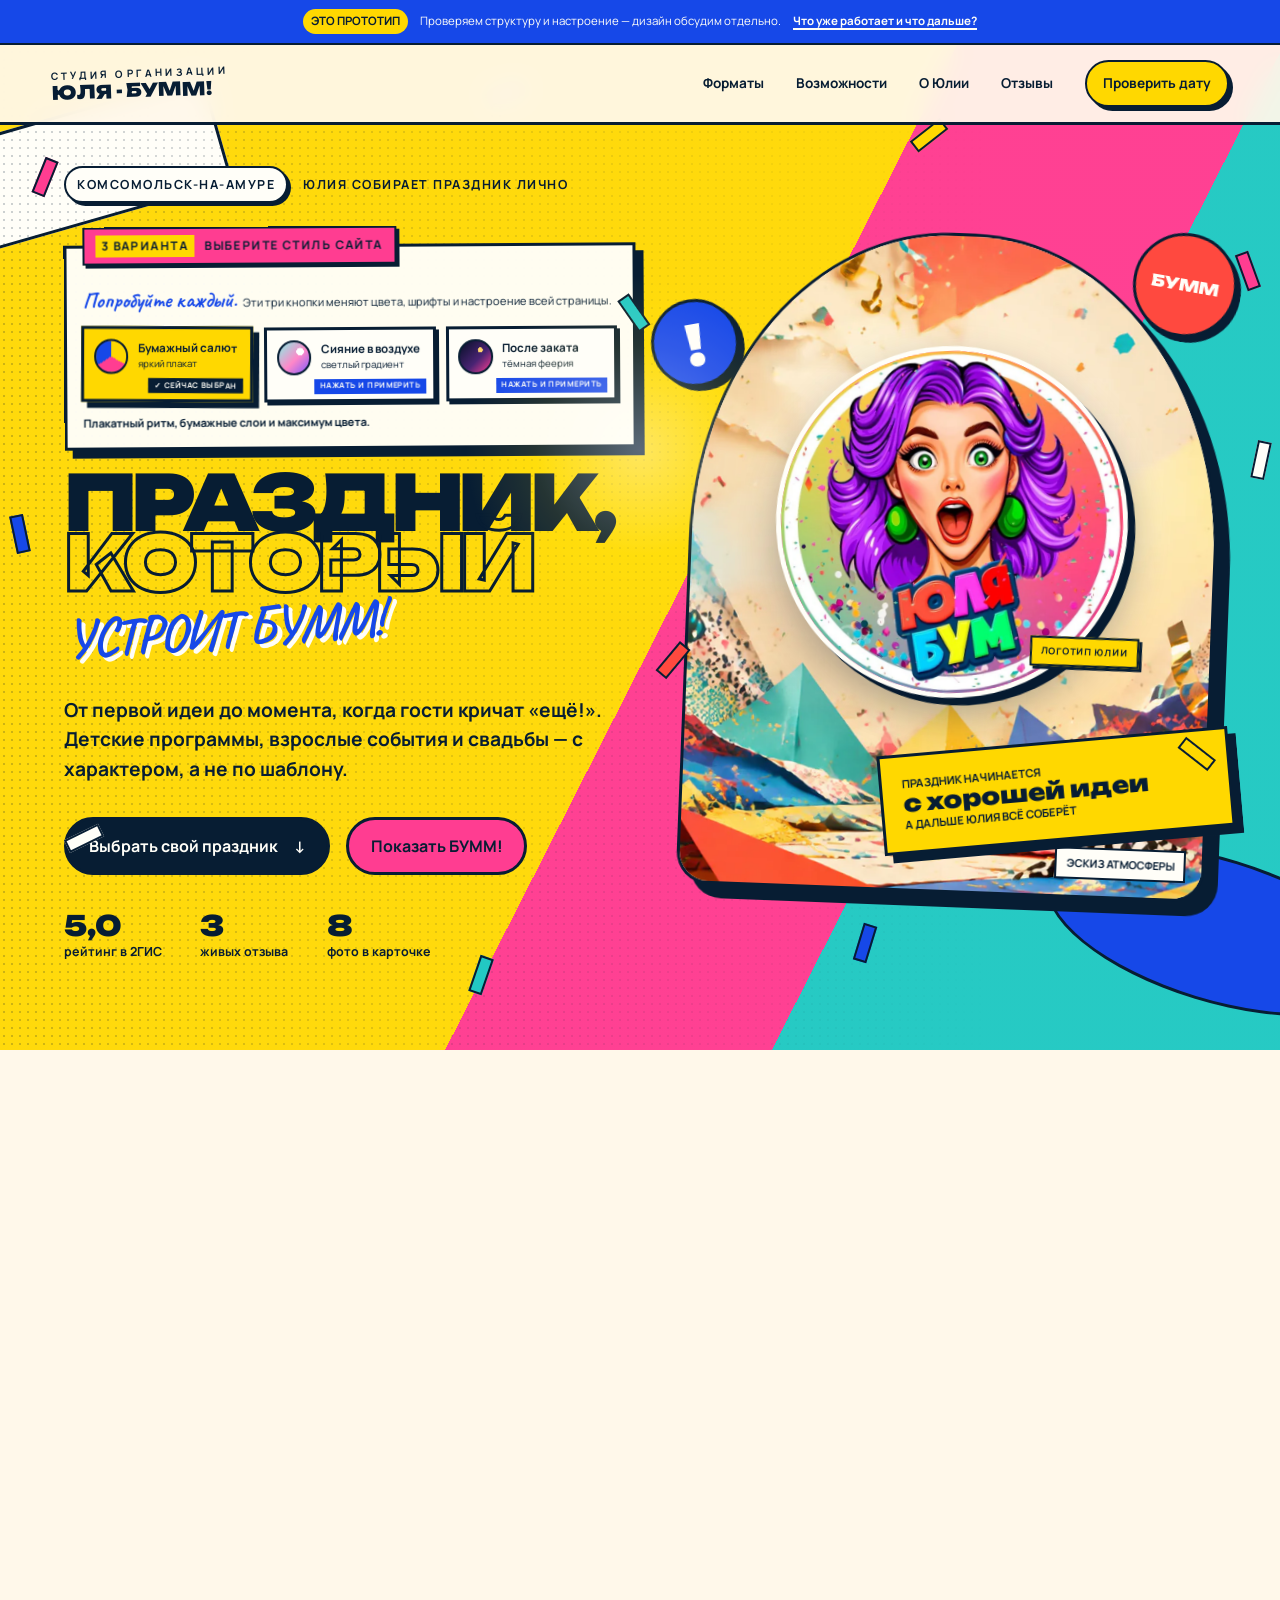
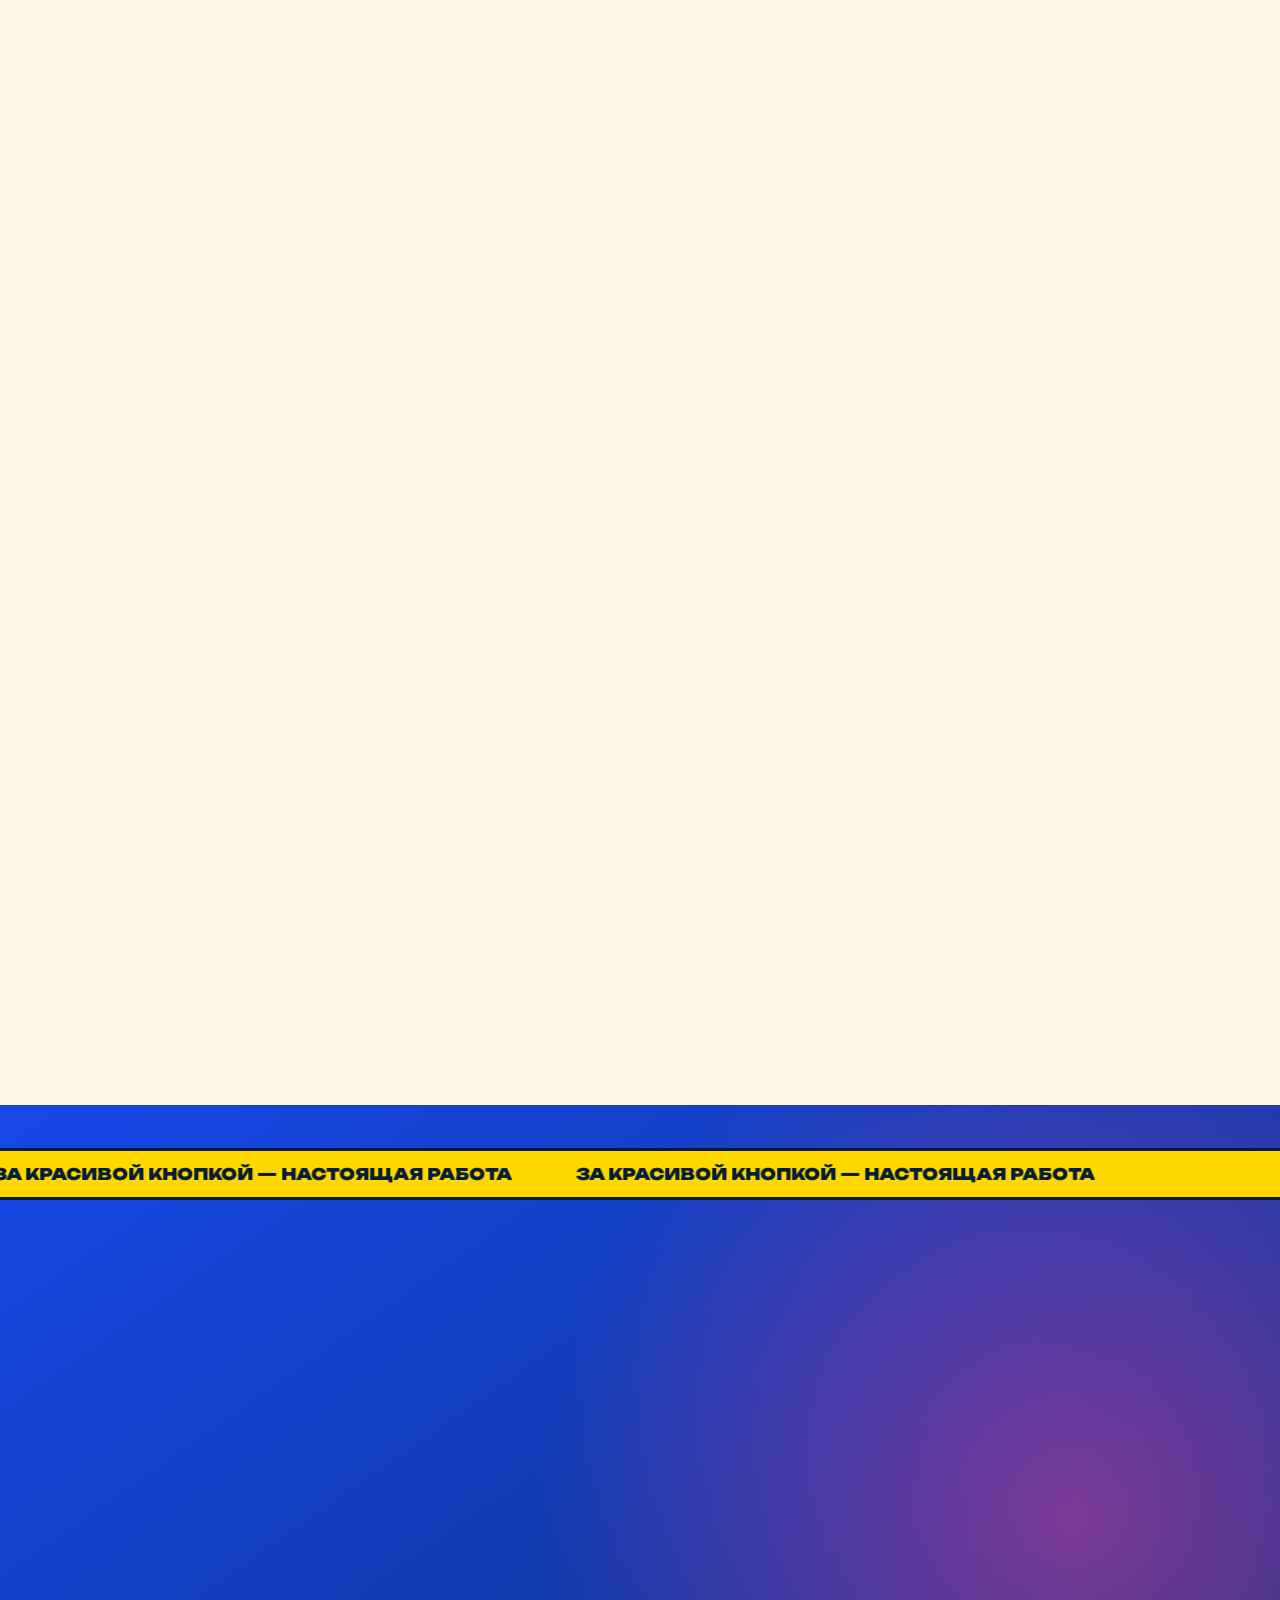
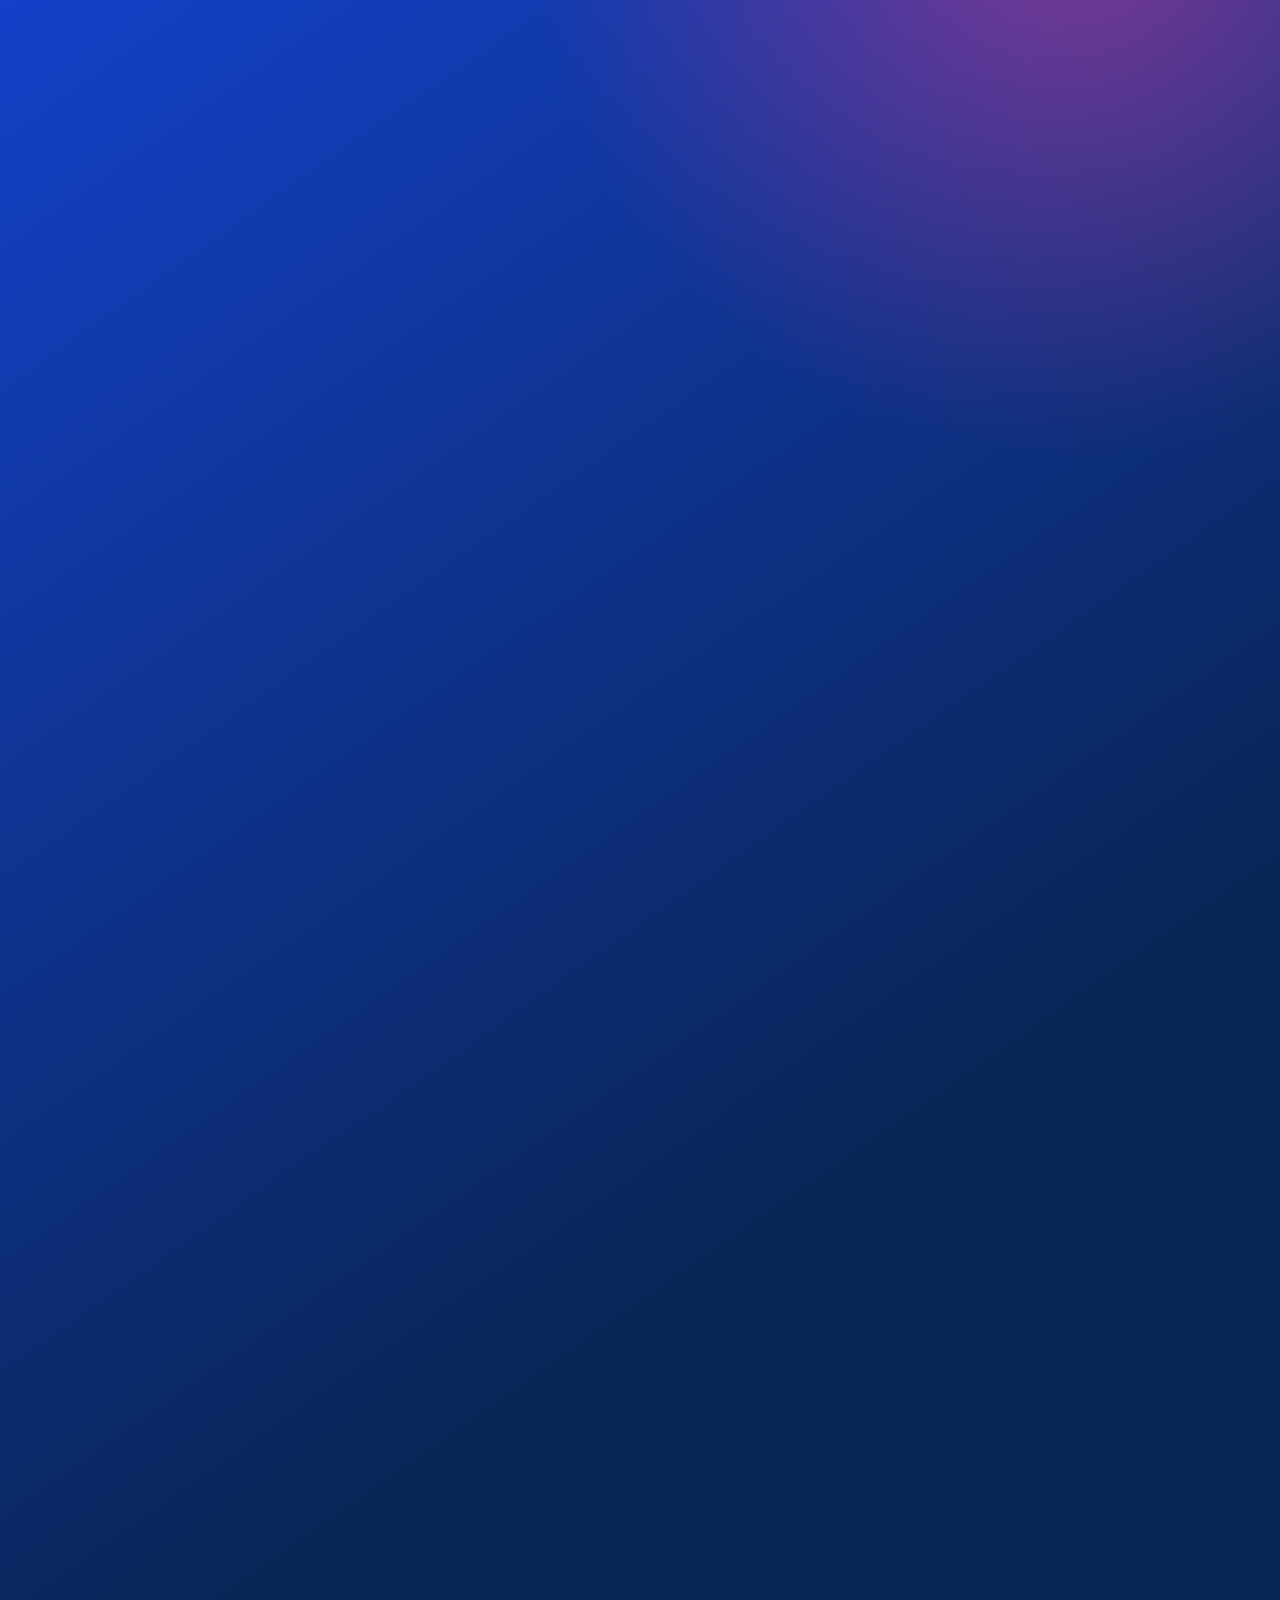
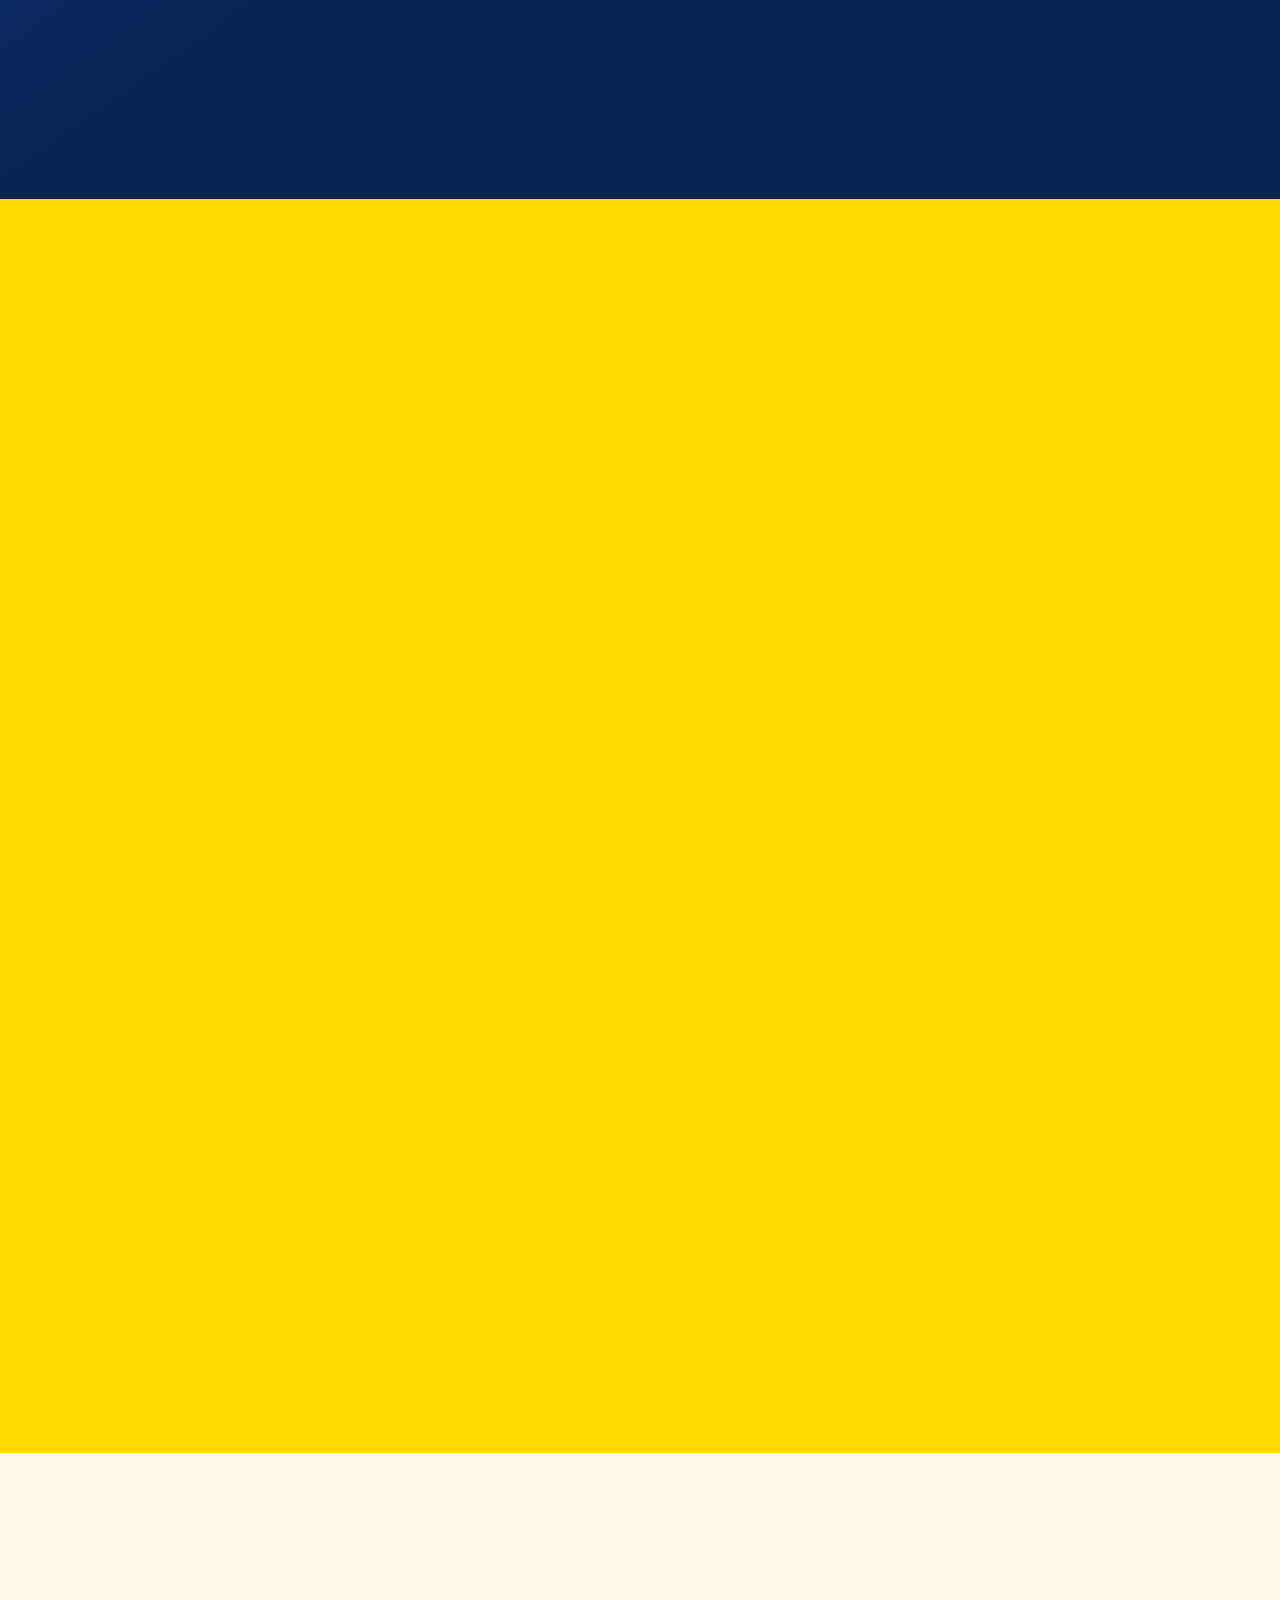
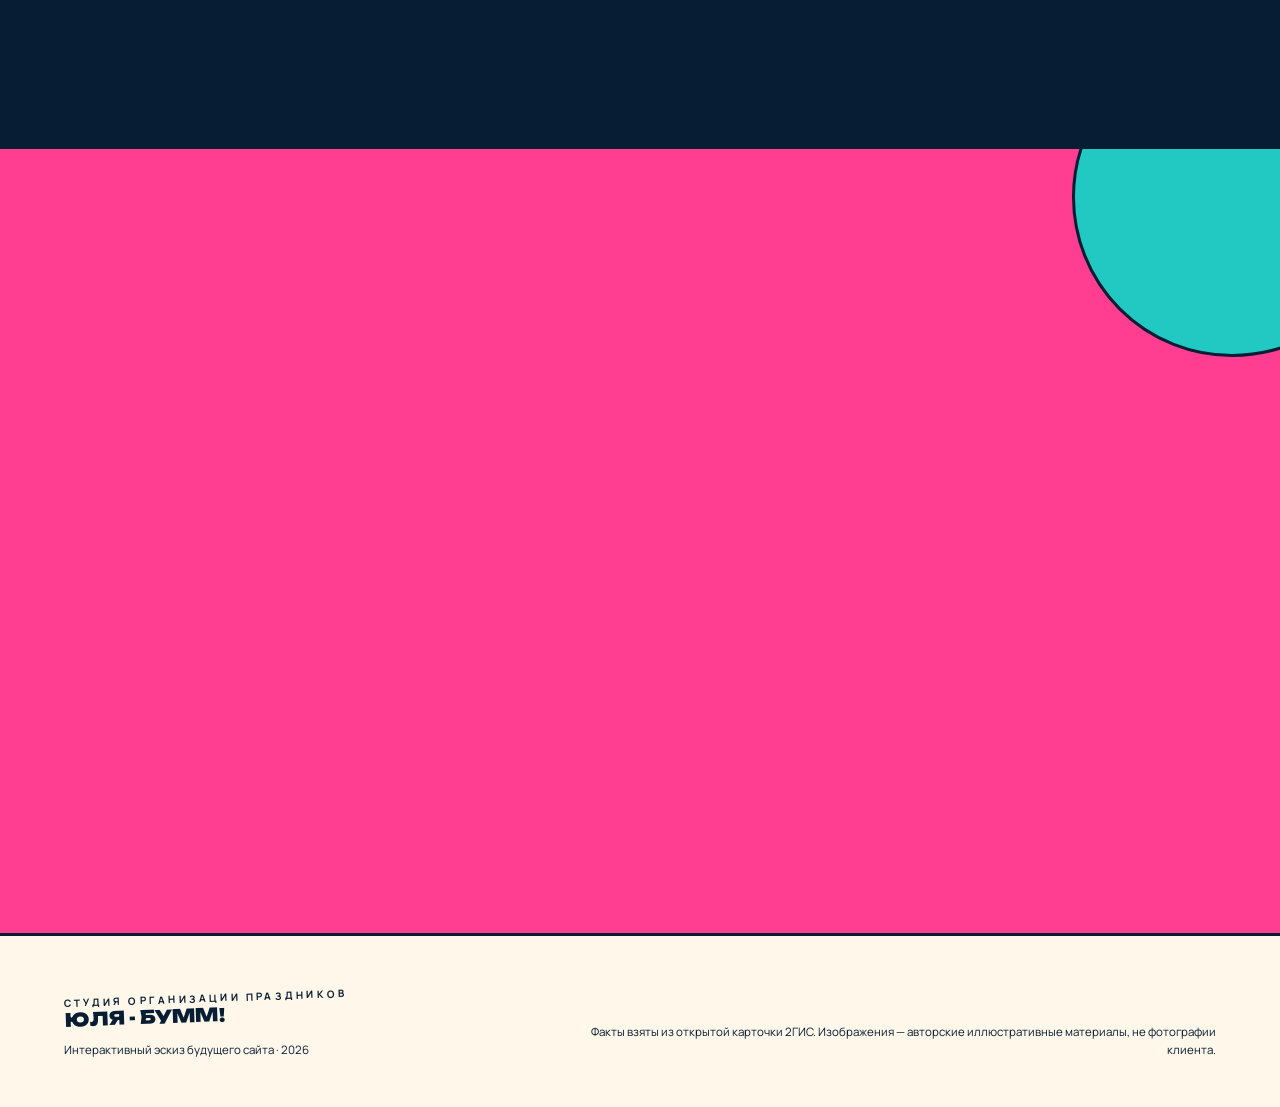
<file: index.html>
<!doctype html>
<html lang="ru">
<head>
  <meta charset="utf-8">
  <meta name="viewport" content="width=device-width, initial-scale=1">
  <meta name="description" content="Яркий интерактивный эскиз сайта студии организации праздников «Юля - Бумм!» в Комсомольске-на-Амуре.">
  <meta name="theme-color" content="#ffd800">
  <meta http-equiv="Content-Security-Policy" content="default-src 'self'; script-src 'self'; style-src 'self'; img-src 'self' data:; font-src 'self'; connect-src 'none'; object-src 'none'; base-uri 'none'; form-action 'none'">
  <title>Юля - Бумм! — интерактивный эскиз сайта</title>
  <link rel="icon" href="assets/images/favicon.svg" type="image/svg+xml">
  <link rel="stylesheet" href="assets/site-preview.css">
  <script src="assets/site-preview.js" defer></script>
</head>
<body data-theme="boom">
  <a class="skip-link" href="#main">К содержанию</a>
  <div class="cursor-light" aria-hidden="true"></div>

  <aside class="prototype-ribbon" aria-label="Статус проекта">
    <strong>Это прототип</strong>
    <span>Проверяем структуру и настроение — дизайн обсудим отдельно.</span>
    <button type="button" data-prototype-open>Что уже работает и что дальше?</button>
  </aside>

  <header class="site-header" data-header>
    <a class="wordmark" href="#top" aria-label="Юля - Бумм! — на главную">
      <span>СТУДИЯ ОРГАНИЗАЦИИ</span>
      <strong>ЮЛЯ - БУММ!</strong>
    </a>
    <button class="menu-toggle" type="button" aria-expanded="false" aria-controls="site-menu" data-menu-toggle>
      <span class="menu-toggle-label">Меню</span>
      <span class="menu-toggle-icon" aria-hidden="true"></span>
    </button>
    <nav class="site-nav" id="site-menu" aria-label="Основное меню" data-menu>
      <a href="#formats">Форматы</a>
      <a href="#workshop">Возможности</a>
      <a href="#julia">О Юлии</a>
      <a href="#reviews">Отзывы</a>
      <a class="nav-cta" href="#request">Проверить дату</a>
    </nav>
  </header>

  <main id="main">
    <section class="hero" id="top" aria-labelledby="page-title">
      <div class="hero-noise" aria-hidden="true"></div>
      <div class="ambient-confetti" aria-hidden="true">
        <i></i><i></i><i></i><i></i><i></i><i></i><i></i><i></i><i></i><i></i><i></i><i></i>
      </div>
      <div class="hero-copy">
        <p class="eyebrow"><span>Комсомольск-на-Амуре</span> Юлия собирает праздник лично</p>
        <fieldset class="style-picker" aria-describedby="style-picker-help style-picker-note">
          <legend><span>3 варианта</span> Выберите стиль сайта</legend>
          <p class="style-picker-help" id="style-picker-help"><strong>Попробуйте каждый.</strong> Эти три кнопки меняют цвета, шрифты и настроение всей страницы.</p>
          <div class="style-picker-buttons">
            <button type="button" data-theme-choice="boom" aria-pressed="true">
              <i class="style-swatch style-swatch-boom" aria-hidden="true"></i>
              <span><b>Бумажный салют</b><small>яркий плакат</small></span>
            </button>
            <button type="button" data-theme-choice="aurora" aria-pressed="false">
              <i class="style-swatch style-swatch-aurora" aria-hidden="true"></i>
              <span><b>Сияние в воздухе</b><small>светлый градиент</small></span>
            </button>
            <button type="button" data-theme-choice="midnight" aria-pressed="false">
              <i class="style-swatch style-swatch-midnight" aria-hidden="true"></i>
              <span><b>После заката</b><small>тёмная феерия</small></span>
            </button>
          </div>
          <p id="style-picker-note" data-theme-note>Плакатный ритм, бумажные слои и максимум цвета.</p>
        </fieldset>
        <h1 id="page-title">
          <span>Праздник,</span>
          <span class="hero-outline">который</span>
          <em>устроит БУММ!</em>
        </h1>
        <p class="hero-lead">От первой идеи до момента, когда гости кричат «ещё!». Детские программы, взрослые события и свадьбы — с характером, а не по шаблону.</p>
        <div class="hero-actions">
          <a class="button button-dark" href="#formats">Выбрать свой праздник <span aria-hidden="true">↓</span></a>
          <button class="button button-pop" type="button" data-confetti>Показать БУММ!</button>
        </div>
        <dl class="hero-proof" aria-label="Коротко о студии">
          <div><dt>5,0</dt><dd>рейтинг в 2ГИС</dd></div>
          <div><dt>3</dt><dd>живых отзыва</dd></div>
          <div><dt>8</dt><dd>фото в карточке</dd></div>
        </dl>
      </div>

      <div class="hero-stage tilt" aria-label="Визуальный образ будущего сайта">
        <div class="hero-image-wrap">
          <img src="assets/images/celebration-hero.webp" alt="Яркая авторская композиция с конфетти, светом и праздничными декорациями" width="1800" height="1000" fetchpriority="high">
          <span class="photo-note">эскиз атмосферы</span>
        </div>
        <figure class="hero-logo-layer">
          <span class="hero-logo-crop">
            <img src="assets/images/julia-boomm-logo.webp" alt="Логотип студии организации праздников «Юля - Бумм!»" width="1024" height="1024" fetchpriority="high">
          </span>
          <figcaption>логотип Юлии</figcaption>
        </figure>
        <div class="burst burst-one" aria-hidden="true">!</div>
        <div class="burst burst-two" aria-hidden="true">БУММ</div>
        <div class="ticket">
          <span>Праздник начинается</span>
          <strong>с хорошей идеи</strong>
          <small>а дальше Юлия всё соберёт</small>
        </div>
      </div>
    </section>

    <section class="party-lab section-pad" id="formats" aria-labelledby="formats-title">
      <div class="section-intro reveal">
        <p class="chapter">01 / Один простой выбор</p>
        <h2 id="formats-title">Что <em>празднуем?</em></h2>
        <p>Не нужно изучать бесконечный каталог. Сначала выбираем повод — и сразу видим фотографию, подходящие сценарии и команду.</p>
      </div>

      <div class="party-tabs reveal" role="tablist" aria-label="Выберите формат события">
        <button id="tab-kids" type="button" role="tab" aria-selected="true" aria-controls="party-panel" data-party="kids">Детский праздник</button>
        <button id="tab-wedding" type="button" role="tab" aria-selected="false" aria-controls="party-panel" data-party="wedding">Свадьба</button>
        <button id="tab-anniversary" type="button" role="tab" aria-selected="false" aria-controls="party-panel" data-party="anniversary">Юбилей</button>
        <button id="tab-new-year" type="button" role="tab" aria-selected="false" aria-controls="party-panel" data-party="new-year">Новый год</button>
        <button id="tab-adults" type="button" role="tab" aria-selected="false" aria-controls="party-panel" data-party="adults">Взрослое событие</button>
      </div>

      <article class="party-panel reveal" id="party-panel" role="tabpanel" tabindex="0" aria-labelledby="tab-kids">
        <div class="party-visual tilt">
          <img data-party-image src="assets/images/feature-catalogs-programs.webp" alt="Три сказочные сцены праздничных программ для детей" width="1200" height="800" loading="lazy">
          <span class="scribble" data-party-sticker>Вау с первой минуты</span>
        </div>
        <div class="party-copy">
          <p class="party-number" aria-hidden="true">01</p>
          <p class="eyebrow" data-party-kicker>Для детей и подростков</p>
          <h3 data-party-title>Герой приходит — комната меняется</h3>
          <p data-party-text>Подберём образ и программу под возраст, пространство и темперамент компании. В отзывах особенно вспоминают энергичную программу с Соником и появление Бамблби.</p>
          <ul data-party-list>
            <li>день рождения</li>
            <li>выпускной</li>
            <li>день именинника</li>
            <li>тематическая вечеринка</li>
          </ul>
          <div class="party-modules" aria-label="Будущие возможности этого раздела">
            <p>Посмотреть, что нужно для запуска:</p>
            <div data-party-modules>
              <button type="button" data-module-preview="program-catalog">Каталог программ</button>
              <button type="button" data-module-preview="artist-catalog">Каталог артистов</button>
              <button type="button" data-module-preview="costume-catalog">Каталог костюмов</button>
            </div>
          </div>
          <a class="text-link" href="#request">Хочу обсудить такой праздник <span aria-hidden="true">↗</span></a>
        </div>
      </article>
      <blockquote class="story-line reveal">«Расскажите нам вашу историю — и мы напишем праздничную главу вашей жизни».</blockquote>
    </section>

    <section class="workshop section-pad" id="workshop" aria-labelledby="services-title">
      <div class="tape tape-blue" aria-hidden="true"><span>ЗА КРАСИВОЙ КНОПКОЙ — НАСТОЯЩАЯ РАБОТА</span><span>ЗА КРАСИВОЙ КНОПКОЙ — НАСТОЯЩАЯ РАБОТА</span></div>
      <div class="section-intro reveal">
        <p class="chapter">02 / Пока в мастерской</p>
        <h2 id="services-title">Это не заглушки. <em>Это план.</em></h2>
        <p>Нажмите на будущую функцию — откроется простое объяснение: какие материалы понадобятся от Юлии, что сделает Гордей и сколько этапов скрывается за одной кнопкой.</p>
      </div>
      <div class="workshop-layout">
        <figure class="workshop-visual reveal tilt">
          <img src="assets/images/future-catalogs.webp" alt="Эскиз закулисного каталога артистов, костюмов и реквизита" width="1440" height="960" loading="lazy">
          <figcaption>Не фотография агентства — образ того, как может выглядеть единая база.</figcaption>
        </figure>
        <div class="roadmap-grid reveal" aria-label="Функции будущего сайта">
          <button class="roadmap-card roadmap-card-pink" type="button" data-module-preview="artist-catalog">
            <span>01 · люди</span><strong>Каталог артистов</strong><small>Профили, жанры, фото, видео и занятость.</small><b>Что потребуется? →</b>
          </button>
          <button class="roadmap-card roadmap-card-yellow" type="button" data-module-preview="costume-catalog">
            <span>02 · образы</span><strong>Каталог костюмов</strong><small>Размеры, состояние, комплектность и даты.</small><b>Что потребуется? →</b>
          </button>
          <button class="roadmap-card roadmap-card-cyan" type="button" data-module-preview="program-catalog">
            <span>03 · сценарии</span><strong>Каталог программ</strong><small>Возраст, длительность, состав и условия.</small><b>Что потребуется? →</b>
          </button>
          <button class="roadmap-card roadmap-card-blue" type="button" data-module-preview="decor-catalog">
            <span>04 · пространство</span><strong>Декор и реквизит</strong><small>Фотозоны, оформление и реальные комплекты.</small><b>Что потребуется? →</b>
          </button>
        </div>
      </div>

      <article class="partner-feature reveal">
        <img src="assets/images/event-partners.webp" alt="Эскиз слаженной работы организатора, фотографа, видеографа и кондитера" width="1440" height="960" loading="lazy">
        <div>
          <p class="chapter">Проверенная команда</p>
          <h3>Фотограф. Видеограф. Кондитер.</h3>
          <p>Юлия работает с ними постоянно — на сайте их можно предлагать как понятные дополнения к свадьбе, юбилею или детскому празднику.</p>
          <button class="text-button" type="button" data-module-preview="partner-services">Как это подключить к сайту →</button>
        </div>
      </article>

      <article class="bonus-teaser reveal" aria-labelledby="bonus-title">
        <div class="mini-wheel" aria-hidden="true"><span>+</span></div>
        <div>
          <p class="chapter">Ништяк с первой минуты</p>
          <h3 id="bonus-title">Колесо праздничных бонусов</h3>
          <p>Сначала маленький подарок — потом знакомство с программами. Сейчас можно покрутить честный интерактивный пример.</p>
        </div>
        <button class="button button-dark" type="button" data-bonus-open>Крутить демо-колесо</button>
      </article>
    </section>

    <section class="spotlight section-pad" aria-labelledby="mimes-title">
      <div class="spotlight-art reveal tilt">
        <img src="assets/images/feature-mimes.webp" alt="Два мима встречают гостей в ярком праздничном пространстве" width="1536" height="1024" loading="lazy">
        <span class="spotlight-caption">здесь появятся реальные кадры Юлии</span>
      </div>
      <div class="spotlight-copy reveal">
        <p class="chapter">Уже есть в публичном прайсе</p>
        <h2 id="mimes-title">Гости ещё заходят — <em>шоу уже началось</em></h2>
        <p>Мимы встречают гостей, задают настроение и превращают ожидание начала в часть события.</p>
        <div class="price-tag" aria-label="Стоимость от восьми до десяти тысяч рублей">
          <span>Мимы · атмосферные артисты</span>
          <strong>8–10 тыс.</strong>
        </div>
        <small>Цена взята из карточки 2ГИС и не является публичной офертой.</small>
        <a class="button button-light" href="#request">Спросить про мимов</a>
      </div>
    </section>

    <section class="julia section-pad" id="julia" aria-labelledby="julia-title">
      <div class="julia-copy reveal">
        <p class="chapter">03 / Человек за праздником</p>
        <h2 id="julia-title">Юлия держит детали. <em>Вы проживаете момент.</em></h2>
        <p class="julia-lead">По отзывам клиентов, Юлия помогает собрать событие от первой идеи: подобрать площадку и оформление, развлечения и команду — а в важный день оставить заказчику только приятное волнение.</p>
        <div class="julia-tags" aria-label="Направления работы">
          <span>детские праздники</span>
          <span>свадьбы</span>
          <span>выездные регистрации</span>
          <span>взрослые события</span>
        </div>
      </div>
      <figure class="julia-photo reveal tilt">
        <img src="assets/images/feature-trust-people.webp" alt="Иллюстративный коллаж команды организаторов и артистов" width="1200" height="800" loading="lazy">
        <figcaption>В финальном сайте этот кадр заменим настоящей фотографией Юлии и команды.</figcaption>
      </figure>
    </section>

    <section class="reviews section-pad" id="reviews" aria-labelledby="reviews-title">
      <div class="reviews-head reveal">
        <p class="chapter">04 / Говорят гости</p>
        <h2 id="reviews-title"><span>5,0</span> — когда всё сложилось</h2>
        <a class="text-link" href="https://2gis.ru/komsomolsk-on-amur/search/%D0%9E%D1%80%D0%B3%D0%B0%D0%BD%D0%B8%D0%B7%D0%B0%D1%86%D0%B8%D1%8F%20%D0%B4%D0%B5%D1%82%D1%81%D0%BA%D0%B8%D1%85%20%D0%BF%D1%80%D0%B0%D0%B7%D0%B4%D0%BD%D0%B8%D0%BA%D0%BE%D0%B2/attributeId/70000201006748186/firm/70000001116105078/137.077978%2C50.58515?m=137.07716%2C50.58533%2F18.51" target="_blank" rel="noreferrer">Открыть карточку в 2ГИС <span aria-hidden="true">↗</span></a>
      </div>
      <div class="review-track">
        <blockquote class="review review-yellow reveal">
          <p>Юлия помогла собрать юбилей целиком: от фотозоны и угощения до развлечений. Получилось душевно и необычно.</p>
          <footer>Пересказ отзыва Валентины · август 2026</footer>
        </blockquote>
        <blockquote class="review review-cyan reveal">
          <p>На детском празднике были вовлечены и дети, и взрослые. Особенно запомнились Соник и Бамблби.</p>
          <footer>Пересказ отзыва Елены · август 2026</footer>
        </blockquote>
        <blockquote class="review review-pink reveal">
          <p>Свадьбу организовали с нуля и внимательно собрали детали по референсам — ожидание совпало с реальностью.</p>
          <footer>Пересказ отзыва Марии · август 2026</footer>
        </blockquote>
      </div>
    </section>

    <section class="request section-pad" id="request" aria-labelledby="request-title">
      <div class="request-copy reveal">
        <p class="chapter">Финал — без длинной анкеты</p>
        <h2 id="request-title">Есть дата? <em>Давайте устроим БУММ!</em></h2>
        <p>Четыре коротких поля — и Юлия уже понимает, с чего начать разговор.</p>
        <address>
          <strong>«Юля - Бумм!»</strong><br>
          Студия организации праздников<br>
          Советская улица, 5 · 2 этаж<br>
          Комсомольск-на-Амуре<br>
          <span>Приём по предварительной записи</span>
        </address>
      </div>

      <form class="request-form reveal" data-request-form>
        <div class="field field-wide">
          <label for="request-event">Что празднуем?</label>
          <select id="request-event" name="event" required>
            <option value="">Выберите событие</option>
            <option>Детский праздник</option>
            <option>Свадьба или выездная регистрация</option>
            <option>Юбилей</option>
            <option>Новый год</option>
            <option>День рождения или взрослое событие</option>
            <option>Другое событие</option>
          </select>
        </div>
        <div class="field">
          <label for="request-date">Когда?</label>
          <input id="request-date" name="date" type="date" required>
        </div>
        <div class="field">
          <label for="request-name">Как вас зовут?</label>
          <input id="request-name" name="name" type="text" autocomplete="name" placeholder="Имя" minlength="2" maxlength="80" required>
        </div>
        <div class="field field-wide">
          <label for="request-contact">Куда ответить?</label>
          <input id="request-contact" name="contact" type="text" autocomplete="tel" placeholder="Телефон или мессенджер" minlength="5" maxlength="120" required>
        </div>
        <button class="submit-boom field-wide" type="submit">
          <span>Показать, как отправится заявка</span>
          <b aria-hidden="true">БУММ!</b>
        </button>
        <p class="form-note field-wide">Это интерактивный эскиз: данные никуда не отправляются. Рабочий контакт подключим после согласования.</p>
      </form>
    </section>
  </main>

  <footer class="site-footer">
    <div>
      <a class="wordmark wordmark-footer" href="#top"><span>СТУДИЯ ОРГАНИЗАЦИИ ПРАЗДНИКОВ</span><strong>ЮЛЯ - БУММ!</strong></a>
      <p>Интерактивный эскиз будущего сайта · 2026</p>
    </div>
    <p>Факты взяты из открытой карточки 2ГИС. Изображения — авторские иллюстративные материалы, не фотографии клиента.</p>
  </footer>

  <dialog class="success-dialog" data-success-dialog aria-labelledby="success-title">
    <button class="dialog-close" type="button" aria-label="Закрыть" data-dialog-close>×</button>
    <span class="dialog-burst" aria-hidden="true">БУММ!</span>
    <h2 id="success-title">Вот так заявка прилетит Юлии</h2>
    <p data-success-text></p>
    <p class="dialog-note">Сейчас это демонстрация — отправки нет. После подключения контакта здесь будет настоящее подтверждение.</p>
    <button class="button button-dark" type="button" data-dialog-done>Понятно, класс!</button>
  </dialog>

  <dialog class="prototype-dialog" data-prototype-dialog aria-labelledby="prototype-title">
    <button class="dialog-close" type="button" aria-label="Закрыть пояснение о прототипе" data-prototype-close>×</button>
    <p class="prototype-kicker">Чтобы было с чего начать разговор</p>
    <h2 id="prototype-title">Это не готовый сайт. Это <em>живой прототип.</em></h2>
    <p class="prototype-main-note"><strong>Самое главное:</strong> дизайн, шрифты, цвета, фотографии и форма кнопок ещё будут обсуждаться отдельно. Пока придерживаемся этих трёх праздничных направлений, чтобы смотреть не на пустой лист, а на понятные работающие примеры.</p>
    <div class="prototype-columns">
      <section aria-labelledby="prototype-ready-title">
        <h3 id="prototype-ready-title">Уже можно попробовать</h3>
        <ul>
          <li>три разных арт-направления;</li>
          <li>официальный логотип в первом экране;</li>
          <li>пять поводов с отдельными сценариями и фотографиями;</li>
          <li>основные услуги, история Юлии и отзывы;</li>
          <li>демо колеса праздничных бонусов;</li>
          <li>понятные окна о разработке будущих каталогов;</li>
          <li>адаптивное меню и анимации;</li>
          <li>пример короткой заявки.</li>
        </ul>
      </section>
      <section aria-labelledby="prototype-next-title">
        <h3 id="prototype-next-title">Ещё нужно сделать</h3>
        <ul>
          <li>настоящие фотографии Юлии, команды и окончательные тексты;</li>
          <li>заполнить базу артистов, костюмов, программ и декора;</li>
          <li>настроить правила бонусов и защиту от повторной выдачи;</li>
          <li>живой календарь свободных дат;</li>
          <li>рабочая отправка заявок и подключение мессенджеров;</li>
          <li>административная панель, аналитика и SEO.</li>
        </ul>
      </section>
    </div>
    <button class="button button-dark prototype-continue" type="button" data-prototype-continue>Понятно — смотреть прототип</button>
  </dialog>

  <dialog class="module-dialog" data-module-dialog aria-labelledby="module-title">
    <button class="dialog-close" type="button" aria-label="Закрыть описание функции" data-module-close>×</button>
    <p class="module-status">Будущий модуль · пока не подключён</p>
    <h2 id="module-title" data-module-title>Каталог артистов</h2>
    <p class="module-lead" data-module-lead></p>
    <dl class="module-facts">
      <div><dt>Оценка времени</dt><dd data-module-time></dd></div>
      <div><dt>Сложность</dt><dd data-module-complexity></dd></div>
      <div><dt>Сейчас</dt><dd>Интерактивный эскиз</dd></div>
    </dl>
    <div class="module-columns">
      <section>
        <h3>Что подготовить Юлии</h3>
        <ul data-module-client></ul>
      </section>
      <section>
        <h3>Что сделает Гордей</h3>
        <ul data-module-build></ul>
      </section>
    </div>
    <div class="module-underhood">
      <strong>Почему это не «просто поставить кнопку»</strong>
      <p data-module-underhood></p>
    </div>
    <p class="module-honesty">Срок — предварительный ориентир для одного модуля. Он уточняется после инвентаризации материалов и связей с другими разделами.</p>
    <button class="button button-dark" type="button" data-module-done>Понятно, вернуться к эскизу</button>
  </dialog>

  <dialog class="bonus-dialog" data-bonus-dialog aria-labelledby="bonus-dialog-title">
    <button class="dialog-close" type="button" aria-label="Закрыть колесо бонусов" data-bonus-close>×</button>
    <p class="prototype-kicker">Интерактивный пример</p>
    <h2 id="bonus-dialog-title">Поймай свой <em>БУММ-бонус</em></h2>
    <p>Это демонстрация механики. Финальные подарки, вероятность выпадения и правила Юлия утвердит отдельно.</p>
    <div class="bonus-stage">
      <span class="wheel-pointer" aria-hidden="true"></span>
      <div class="bonus-wheel" data-bonus-wheel aria-label="Колесо с примерами праздничных бонусов"><span aria-hidden="true">Ю!</span></div>
    </div>
    <p class="bonus-result" data-bonus-result aria-live="polite">Нажмите кнопку — колесо выберет пример бонуса.</p>
    <button class="spin-button" type="button" data-bonus-spin>Крутить!</button>
    <button class="text-button" type="button" data-module-preview="bonus-wheel">Что нужно для настоящего запуска?</button>
  </dialog>
</body>
</html>
</file>
<file: assets/site-preview.css>
@font-face {
  font-family: 'Boom Display';
  src: url('./fonts/unbounded-900.ttf') format('truetype');
  font-weight: 900;
  font-style: normal;
  font-display: swap;
}

@font-face {
  font-family: 'Boom Sans';
  src: url('./fonts/manrope-400.ttf') format('truetype');
  font-weight: 400;
  font-style: normal;
  font-display: swap;
}

@font-face {
  font-family: 'Boom Sans';
  src: url('./fonts/manrope-700.ttf') format('truetype');
  font-weight: 700;
  font-style: normal;
  font-display: swap;
}

@font-face {
  font-family: 'Boom Hand';
  src: url('./fonts/caveat-700.ttf') format('truetype');
  font-weight: 700;
  font-style: normal;
  font-display: swap;
}

@font-face {
  font-family: 'Boom Serif';
  src: url('./fonts/cormorant-700.ttf') format('truetype');
  font-weight: 700;
  font-style: normal;
  font-display: swap;
}

:root {
  --ink: #071d33;
  --paper: #fff8ea;
  --yellow: #ffd800;
  --pink: #ff3d91;
  --red: #ff493f;
  --blue: #1648e8;
  --cyan: #22c9c3;
  --white: #fffef8;
  --line: 3px solid var(--ink);
  --shadow: 8px 8px 0 var(--ink);
  --container: 92rem;
  --notice-height: 2.8rem;
  color-scheme: light;
}

*,
*::before,
*::after {
  box-sizing: border-box;
}

html {
  scroll-behavior: smooth;
  scroll-padding-top: 6rem;
  overflow-x: hidden;
}

body {
  margin: 0;
  min-width: 20rem;
  overflow-x: hidden;
  color: var(--ink);
  background: var(--paper);
  font-family: 'Boom Sans', 'Segoe UI', sans-serif;
  font-size: 1rem;
  line-height: 1.55;
  text-rendering: optimizeLegibility;
  transition: color 480ms ease, background-color 480ms ease;
}

body.menu-open {
  overflow: hidden;
}

button,
input,
select {
  color: inherit;
  font: inherit;
}

button,
a {
  -webkit-tap-highlight-color: transparent;
}

button {
  cursor: pointer;
}

a {
  color: inherit;
}

img {
  display: block;
  max-width: 100%;
}

:focus-visible {
  outline: 4px solid var(--white);
  box-shadow: 0 0 0 7px var(--ink);
  outline-offset: 3px;
}

.skip-link {
  position: fixed;
  z-index: 999;
  top: 1rem;
  left: 1rem;
  padding: 0.8rem 1rem;
  border: var(--line);
  background: var(--white);
  font-weight: 700;
  transform: translateY(-180%);
}

.skip-link:focus {
  transform: none;
}

.cursor-light {
  position: fixed;
  z-index: 150;
  top: 0;
  left: 0;
  width: 22rem;
  height: 22rem;
  border-radius: 50%;
  background: radial-gradient(circle, rgba(255,255,255,0.34), rgba(255,216,0,0.12) 42%, transparent 70%);
  pointer-events: none;
  transform: translate3d(calc(var(--pointer-x, 50vw) - 50%), calc(var(--pointer-y, 50vh) - 50%), 0);
  mix-blend-mode: screen;
  transition: opacity 180ms ease;
}

.prototype-ribbon {
  position: fixed;
  z-index: 120;
  top: 0;
  left: 0;
  display: flex;
  width: 100%;
  height: var(--notice-height);
  align-items: center;
  justify-content: center;
  gap: 0.75rem;
  padding: 0.35rem clamp(1rem, 4vw, 4.5rem);
  border-bottom: 2px solid var(--ink);
  color: #fffef8;
  background: var(--blue);
  font-size: 0.72rem;
  text-align: center;
}

.prototype-ribbon strong {
  padding: 0.2rem 0.5rem;
  border-radius: 999px;
  color: var(--ink);
  background: var(--yellow);
  text-transform: uppercase;
}

.prototype-ribbon button {
  padding: 0;
  border: 0;
  color: inherit;
  background: transparent;
  font-weight: 700;
  text-decoration: underline;
  text-decoration-thickness: 2px;
  text-underline-offset: 0.2rem;
}

.site-header {
  position: fixed;
  z-index: 100;
  top: var(--notice-height);
  left: 0;
  display: flex;
  width: 100%;
  min-height: 5rem;
  align-items: center;
  justify-content: space-between;
  gap: 2rem;
  padding: 0.65rem clamp(1rem, 4vw, 4.5rem);
  border-bottom: var(--line);
  background: rgba(255,248,234,0.94);
  backdrop-filter: blur(12px);
  transition: box-shadow 180ms ease, background-color 180ms ease;
}

.site-header.is-scrolled {
  background: rgba(255,248,234,0.98);
  box-shadow: 0 5px 0 rgba(7,29,51,0.14);
}

.wordmark {
  display: inline-flex;
  flex-direction: column;
  text-decoration: none;
  transform: rotate(-2deg);
}

.wordmark span {
  font-size: 0.63rem;
  font-weight: 700;
  letter-spacing: 0.32em;
}

.wordmark strong {
  font-family: 'Boom Display', sans-serif;
  font-size: clamp(0.8rem, 1.45vw, 1.2rem);
  line-height: 1;
}

.site-nav {
  display: flex;
  align-items: center;
  gap: clamp(1rem, 2.5vw, 2.5rem);
}

.site-nav a {
  font-size: 0.85rem;
  font-weight: 700;
  text-decoration: none;
}

.site-nav a:not(.nav-cta):hover {
  text-decoration: underline;
  text-decoration-thickness: 3px;
  text-underline-offset: 0.35rem;
}

.nav-cta {
  padding: 0.7rem 1rem;
  border: 2px solid var(--ink);
  border-radius: 999px;
  background: var(--yellow);
  box-shadow: 4px 4px 0 var(--ink);
}

.menu-toggle {
  display: none;
  border: 0;
  background: transparent;
  font-weight: 700;
}

.hero {
  position: relative;
  isolation: isolate;
  display: grid;
  min-height: min(62rem, 100svh);
  grid-template-columns: minmax(0, 1.04fr) minmax(22rem, 0.96fr);
  gap: clamp(1.5rem, 4vw, 5rem);
  align-items: center;
  padding: clamp(10rem, 13vw, 12rem) clamp(1rem, 5vw, 5.5rem) clamp(4rem, 7vw, 7rem);
  overflow: hidden;
  background:
    linear-gradient(117deg, rgba(255,216,0,0.95) 0 54%, rgba(255,61,145,0.98) 54% 72%, rgba(34,201,195,0.98) 72%);
}

.hero::before,
.hero::after {
  position: absolute;
  z-index: -1;
  content: '';
  border: var(--line);
  background: var(--white);
}

.hero::before {
  top: 11%;
  left: -6rem;
  width: 20rem;
  height: 7rem;
  transform: rotate(-16deg);
}

.hero::after {
  right: -7rem;
  bottom: 3rem;
  width: 22rem;
  height: 9rem;
  border-radius: 50%;
  background: var(--blue);
  transform: rotate(17deg);
}

.hero-noise {
  position: absolute;
  z-index: -1;
  inset: 0;
  opacity: 0.22;
  background-image: radial-gradient(var(--ink) 0.7px, transparent 0.8px);
  background-size: 8px 8px;
  mask-image: linear-gradient(to right, #000, transparent 78%);
}

.ambient-confetti {
  position: absolute;
  inset: 0;
  pointer-events: none;
}

.hero-copy {
  position: relative;
  z-index: 2;
}

.eyebrow,
.chapter {
  margin: 0 0 1rem;
  font-size: 0.78rem;
  font-weight: 700;
  letter-spacing: 0.12em;
  text-transform: uppercase;
}

.hero .eyebrow span {
  display: inline-block;
  margin: 0 0.65rem 0.45rem 0;
  padding: 0.42rem 0.7rem;
  border: 2px solid var(--ink);
  border-radius: 999px;
  background: var(--white);
  box-shadow: 3px 3px 0 var(--ink);
}

.style-picker {
  position: relative;
  max-width: 45rem;
  margin: 0 0 1.5rem;
  padding: 1rem;
  border: 3px solid var(--ink);
  background: rgba(255,255,255,0.94);
  box-shadow: 8px 8px 0 var(--ink);
  transform: rotate(-0.35deg);
}

.style-picker legend {
  max-width: calc(100% - 1rem);
  padding: 0.38rem 0.7rem;
  border: 2px solid var(--ink);
  background: var(--pink);
  box-shadow: 3px 3px 0 var(--ink);
  font-size: 0.74rem;
  font-weight: 700;
  letter-spacing: 0.12em;
  text-transform: uppercase;
}

.style-picker legend span {
  display: inline-block;
  margin-right: 0.45rem;
  padding: 0.12rem 0.35rem;
  background: var(--yellow);
}

.style-picker-help {
  margin: 0.15rem 0 0.8rem;
  font-size: 0.72rem;
  line-height: 1.45;
}

.style-picker-help strong {
  display: inline-block;
  margin-right: 0.22rem;
  color: var(--blue);
  font-family: 'Boom Hand', cursive;
  font-size: 1.35rem;
}

.style-picker-buttons {
  display: grid;
  grid-template-columns: repeat(3, minmax(0, 1fr));
  gap: 0.6rem;
}

.style-picker-buttons button {
  position: relative;
  display: grid;
  min-width: 0;
  min-height: 4.7rem;
  grid-template-columns: 2.2rem minmax(0, 1fr);
  gap: 0.55rem;
  align-items: center;
  padding: 0.65rem 0.6rem 1.55rem;
  border: 3px solid var(--ink);
  background: var(--white);
  box-shadow: 3px 3px 0 var(--ink);
  cursor: pointer;
  text-align: left;
  transition: transform 180ms ease, box-shadow 180ms ease, background-color 280ms ease;
}

.style-picker-buttons button::after {
  position: absolute;
  right: 0.45rem;
  bottom: 0.32rem;
  padding: 0.12rem 0.35rem;
  color: var(--white);
  background: var(--blue);
  content: 'НАЖАТЬ И ПРИМЕРИТЬ';
  font-size: 0.48rem;
  font-weight: 700;
  letter-spacing: 0.06em;
}

.style-picker-buttons button:hover {
  z-index: 1;
  box-shadow: 6px 7px 0 var(--ink);
  transform: translateY(-4px) rotate(-1deg);
}

.style-picker-buttons button[aria-pressed="true"] {
  background: var(--yellow);
  box-shadow: 6px 6px 0 var(--ink);
  transform: translate(-2px, -2px) rotate(0.5deg);
}

.style-picker-buttons button[aria-pressed="true"]::after {
  background: var(--ink);
  content: '✓ СЕЙЧАС ВЫБРАН';
}

.style-swatch {
  display: block;
  width: 2.15rem;
  height: 2.15rem;
  border: 2px solid var(--ink);
  border-radius: 50%;
}

.style-swatch-boom {
  background: conic-gradient(var(--yellow) 0 33%, var(--pink) 33% 66%, var(--blue) 66%);
}

.style-swatch-aurora {
  background: radial-gradient(circle at 70% 30%, #fff 0 12%, transparent 13%), linear-gradient(135deg, #87f0e5, #ff87c8 55%, #805bff);
}

.style-swatch-midnight {
  background: radial-gradient(circle at 65% 28%, #ffd46e 0 8%, transparent 9%), linear-gradient(135deg, #061027, #492373 58%, #ff3d91);
}

.style-picker-buttons b,
.style-picker-buttons small {
  display: block;
  overflow: hidden;
  text-overflow: ellipsis;
}

.style-picker-buttons b {
  font-size: 0.72rem;
  line-height: 1.15;
}

.style-picker-buttons small {
  margin-top: 0.14rem;
  font-size: 0.6rem;
  white-space: nowrap;
}

.style-picker > p {
  margin: 0.65rem 0 0;
  font-size: 0.7rem;
  font-weight: 700;
}

.style-picker > .style-picker-help {
  margin: 0.15rem 0 0.8rem;
  font-weight: 400;
}

.hero h1 {
  max-width: 12ch;
  margin: 0;
  font-family: 'Boom Display', sans-serif;
  font-size: clamp(3.8rem, 6vw, 7rem);
  line-height: 0.78;
  letter-spacing: -0.075em;
  text-transform: uppercase;
}

.hero h1 > span,
.hero h1 > em {
  display: block;
}

.hero-outline {
  color: transparent;
  -webkit-text-stroke: 3px var(--ink);
}

.hero h1 em {
  width: max-content;
  max-width: 100%;
  padding: 0.22em 0.08em 0.16em 0;
  color: var(--blue);
  font-family: 'Boom Hand', cursive;
  font-size: 0.69em;
  font-style: normal;
  letter-spacing: -0.04em;
  line-height: 0.92;
  text-shadow: 4px 4px 0 var(--white);
  transform: rotate(-4deg);
}

.hero-lead {
  max-width: 41rem;
  margin: 2.1rem 0 0;
  font-size: clamp(1.06rem, 1.5vw, 1.3rem);
  font-weight: 700;
}

.hero-actions {
  display: flex;
  flex-wrap: wrap;
  gap: 1rem;
  margin-top: 2rem;
}

.button {
  display: inline-flex;
  min-height: 3.5rem;
  align-items: center;
  justify-content: center;
  gap: 1rem;
  padding: 0.85rem 1.35rem;
  border: var(--line);
  border-radius: 999px;
  font-weight: 700;
  text-align: center;
  text-decoration: none;
  transition: transform 160ms ease, box-shadow 160ms ease, background-color 160ms ease;
}

.button:hover {
  transform: translate(-3px, -3px);
  box-shadow: 6px 6px 0 var(--ink);
}

.button-dark {
  color: var(--white);
  background: var(--ink);
}

.button-pop {
  background: var(--pink);
}

.button-light {
  margin-top: 1.5rem;
  background: var(--white);
}

.hero-proof {
  display: flex;
  flex-wrap: wrap;
  gap: clamp(1.5rem, 3vw, 3rem);
  margin: 2.3rem 0 0;
}

.hero-proof div {
  display: grid;
  gap: 0.1rem;
}

.hero-proof dt {
  font-family: 'Boom Display', sans-serif;
  font-size: clamp(1.5rem, 2.2vw, 2.3rem);
  line-height: 1;
}

.hero-proof dd {
  margin: 0;
  font-size: 0.78rem;
  font-weight: 700;
}

.hero-stage {
  position: relative;
  z-index: 1;
  transform-style: preserve-3d;
}

.hero-logo-layer {
  position: absolute;
  z-index: 4;
  top: 17%;
  left: 50%;
  width: min(22rem, 68%);
  margin: 0;
  pointer-events: none;
  transform: translateX(-50%) rotate(-3deg) translateZ(42px);
  animation: logo-hover 4.6s ease-in-out infinite;
}

.hero-logo-crop {
  position: relative;
  display: block;
  overflow: hidden;
  width: 100%;
  aspect-ratio: 1;
  border: 5px solid var(--white);
  border-radius: 50%;
  background: var(--pink);
  box-shadow: 0 1.1rem 2.4rem rgba(4,20,40,0.3), 7px 8px 0 var(--ink);
}

.hero-logo-crop img {
  position: absolute;
  top: -14%;
  left: -14%;
  width: 128%;
  max-width: none;
  height: 128%;
  object-fit: cover;
}

.hero-logo-layer figcaption {
  position: absolute;
  right: -0.25rem;
  bottom: 7%;
  padding: 0.35rem 0.55rem;
  border: 2px solid var(--ink);
  color: var(--ink);
  background: var(--yellow);
  box-shadow: 3px 3px 0 var(--ink);
  font-size: 0.58rem;
  font-weight: 700;
  letter-spacing: 0.08em;
  text-transform: uppercase;
  transform: rotate(5deg);
}

.hero-image-wrap {
  position: relative;
  overflow: hidden;
  aspect-ratio: 4 / 5;
  border: var(--line);
  border-radius: 48% 48% 2rem 2rem;
  background: var(--white);
  box-shadow: 14px 14px 0 var(--ink);
  transform: rotate(2.2deg);
}

.hero-image-wrap img {
  width: 100%;
  height: 100%;
  object-fit: cover;
  transform: scale(1.12);
}

.photo-note,
.spotlight-caption {
  position: absolute;
  right: 1rem;
  bottom: 1rem;
  padding: 0.35rem 0.6rem;
  border: 2px solid var(--ink);
  background: var(--white);
  font-size: 0.68rem;
  font-weight: 700;
  text-transform: uppercase;
}

.ticket {
  position: absolute;
  z-index: 4;
  right: -3%;
  bottom: 8%;
  display: flex;
  width: min(22rem, 82%);
  flex-direction: column;
  padding: 1.1rem 1.25rem;
  border: var(--line);
  background: var(--yellow);
  box-shadow: var(--shadow);
  transform: rotate(-5deg) translateZ(30px);
}

.ticket span,
.ticket small {
  font-size: 0.7rem;
  font-weight: 700;
  text-transform: uppercase;
}

.ticket strong {
  font-family: 'Boom Display', sans-serif;
  font-size: clamp(1rem, 1.8vw, 1.65rem);
  line-height: 1.05;
}

.burst {
  position: absolute;
  z-index: 5;
  display: grid;
  place-items: center;
  border: var(--line);
  border-radius: 50%;
  color: var(--white);
  font-family: 'Boom Display', sans-serif;
  box-shadow: 5px 5px 0 var(--ink);
}

.burst-one {
  top: 10%;
  left: -7%;
  width: 5.5rem;
  height: 5.5rem;
  background: var(--blue);
  font-size: 3.5rem;
  transform: rotate(-10deg);
}

.burst-two {
  top: 0;
  right: -4%;
  width: 6.5rem;
  height: 6.5rem;
  background: var(--red);
  font-size: 1rem;
  transform: rotate(10deg);
}

.ambient-confetti i,
.fly-confetti {
  position: absolute;
  z-index: 3;
  display: block;
  width: 0.85rem;
  height: 2.4rem;
  border: 2px solid var(--ink);
  background: var(--white);
  transform: rotate(var(--rotate, 18deg));
  pointer-events: none;
}

.ambient-confetti i:nth-child(1) { top: 15%; left: 3%; --rotate: 22deg; background: var(--pink); }
.ambient-confetti i:nth-child(2) { top: 28%; left: 49%; --rotate: -35deg; background: var(--cyan); }
.ambient-confetti i:nth-child(3) { top: 11%; left: 72%; --rotate: 52deg; background: var(--yellow); }
.ambient-confetti i:nth-child(4) { top: 78%; left: 6%; --rotate: 64deg; background: var(--white); }
.ambient-confetti i:nth-child(5) { top: 88%; left: 67%; --rotate: 17deg; background: var(--blue); }
.ambient-confetti i:nth-child(6) { top: 24%; right: 2%; --rotate: -20deg; background: var(--pink); }
.ambient-confetti i:nth-child(7) { top: 61%; left: 52%; --rotate: 40deg; background: var(--red); }
.ambient-confetti i:nth-child(8) { top: 7%; left: 39%; --rotate: 70deg; background: var(--white); }
.ambient-confetti i:nth-child(9) { top: 70%; right: 6%; --rotate: -52deg; background: var(--yellow); }
.ambient-confetti i:nth-child(10) { top: 91%; left: 37%; --rotate: 19deg; background: var(--cyan); }
.ambient-confetti i:nth-child(11) { top: 49%; left: 1%; --rotate: -12deg; background: var(--blue); }
.ambient-confetti i:nth-child(12) { top: 42%; right: 1%; --rotate: 12deg; background: var(--white); }

.section-pad {
  padding: clamp(5rem, 9vw, 9rem) clamp(1rem, 5vw, 5.5rem);
}

.section-intro {
  max-width: 72rem;
  margin-bottom: clamp(2.5rem, 5vw, 5rem);
}

.section-intro h2,
.spotlight h2,
.julia h2,
.reviews h2,
.request h2 {
  margin: 0;
  font-family: 'Boom Display', sans-serif;
  font-size: clamp(2.7rem, 6vw, 6.8rem);
  line-height: 0.92;
  letter-spacing: -0.065em;
  text-transform: uppercase;
}

.section-intro h2 em,
.spotlight h2 em,
.julia h2 em,
.request h2 em {
  color: var(--pink);
  font-family: 'Boom Hand', cursive;
  font-style: normal;
  text-transform: none;
}

.section-intro > p:last-child {
  max-width: 49rem;
  margin: 1.35rem 0 0;
  font-size: clamp(1.05rem, 1.7vw, 1.35rem);
}

.party-lab {
  position: relative;
  background: var(--paper);
}

.party-tabs {
  display: flex;
  flex-wrap: wrap;
  gap: 0.85rem;
  margin-bottom: 2rem;
}

.party-tabs button {
  min-height: 3.5rem;
  padding: 0.75rem 1.2rem;
  border: var(--line);
  border-radius: 999px;
  background: var(--white);
  font-weight: 700;
  box-shadow: 4px 4px 0 var(--ink);
  transition: transform 150ms ease, background-color 150ms ease, color 150ms ease;
}

.party-tabs button[aria-selected="true"] {
  color: var(--white);
  background: var(--blue);
  transform: translate(-2px, -2px) rotate(-1deg);
  box-shadow: 7px 7px 0 var(--ink);
}

.party-panel {
  display: grid;
  max-width: var(--container);
  grid-template-columns: minmax(0, 1.12fr) minmax(20rem, 0.88fr);
  margin: auto;
  border: var(--line);
  background: var(--ink);
  box-shadow: 12px 12px 0 var(--pink);
}

.party-visual {
  position: relative;
  min-height: 38rem;
  overflow: hidden;
  border-right: var(--line);
}

.party-visual::after {
  position: absolute;
  inset: 0;
  content: '';
  background: linear-gradient(30deg, rgba(7,29,51,0.36), transparent 50%);
  pointer-events: none;
}

.party-visual img {
  width: 100%;
  height: 100%;
  object-fit: cover;
  transition: opacity 180ms ease, transform 700ms cubic-bezier(.2,.7,.2,1);
}

.party-panel:hover .party-visual img {
  transform: scale(1.035);
}

.party-visual img.is-switching {
  opacity: 0;
  transform: scale(1.08) rotate(1deg);
}

.scribble {
  position: absolute;
  z-index: 2;
  right: 3%;
  bottom: 6%;
  padding: 0.25rem 0.8rem;
  border: var(--line);
  background: var(--yellow);
  font-family: 'Boom Hand', cursive;
  font-size: clamp(1.4rem, 2vw, 2rem);
  font-weight: 700;
  transform: rotate(-5deg);
}

.party-copy {
  position: relative;
  display: flex;
  flex-direction: column;
  justify-content: center;
  padding: clamp(2rem, 5vw, 5rem);
  color: var(--white);
  overflow: hidden;
}

.party-copy::after {
  position: absolute;
  right: -3.2rem;
  bottom: -3.4rem;
  width: 10rem;
  height: 10rem;
  border: var(--line);
  border-radius: 50%;
  background: var(--cyan);
  content: '';
}

.party-copy h3 {
  position: relative;
  z-index: 1;
  margin: 0 0 1.2rem;
  font-family: 'Boom Display', sans-serif;
  font-size: clamp(2rem, 4vw, 4.7rem);
  line-height: 0.98;
  letter-spacing: -0.055em;
  text-transform: uppercase;
}

.party-copy > p:not(.party-number, .eyebrow) {
  position: relative;
  z-index: 1;
  max-width: 36rem;
  margin: 0;
  font-size: 1.05rem;
}

.party-copy ul {
  position: relative;
  z-index: 1;
  display: flex;
  flex-wrap: wrap;
  gap: 0.5rem;
  margin: 1.5rem 0;
  padding: 0;
  list-style: none;
}

.party-copy li,
.julia-tags span {
  padding: 0.5rem 0.7rem;
  border: 2px solid currentColor;
  border-radius: 999px;
  font-size: 0.78rem;
  font-weight: 700;
}

.party-modules {
  position: relative;
  z-index: 2;
  margin: 0 0 1.5rem;
  padding-top: 1rem;
  border-top: 1px solid rgba(255,255,255,0.28);
}

.party-modules > p {
  margin: 0 0 0.65rem;
  font-size: 0.72rem;
  font-weight: 700;
  letter-spacing: 0.08em;
  text-transform: uppercase;
}

.party-modules > div {
  display: flex;
  flex-wrap: wrap;
  gap: 0.5rem;
}

.party-modules button {
  min-height: 2.7rem;
  padding: 0.55rem 0.8rem;
  border: 2px solid currentColor;
  border-radius: 999px;
  color: var(--ink);
  background: var(--yellow);
  font-size: 0.76rem;
  font-weight: 700;
  transition: transform 150ms ease, background-color 150ms ease;
}

.party-modules button:hover {
  background: var(--cyan);
  transform: translateY(-2px);
}

.story-line {
  max-width: 65rem;
  margin: clamp(3rem, 6vw, 6rem) auto 0;
  padding: 1.2rem 1.5rem;
  border: var(--line);
  background: var(--yellow);
  font-family: 'Boom Hand', cursive;
  font-size: clamp(1.65rem, 3.4vw, 3.5rem);
  font-weight: 700;
  line-height: 1;
  text-align: center;
  box-shadow: var(--shadow);
  transform: rotate(-1deg);
}

.party-number {
  position: absolute;
  top: 1rem;
  right: 1rem;
  margin: 0;
  color: rgba(255,255,255,0.09);
  font-family: 'Boom Display', sans-serif;
  font-size: 10rem;
  line-height: 1;
}

.text-link {
  position: relative;
  z-index: 1;
  width: fit-content;
  font-weight: 700;
  text-decoration-thickness: 3px;
  text-underline-offset: 0.35rem;
}

.formats {
  position: relative;
  padding-top: clamp(8rem, 13vw, 13rem);
  overflow: hidden;
  background: var(--blue);
  color: var(--white);
}

.workshop {
  position: relative;
  padding-top: clamp(8rem, 13vw, 13rem);
  overflow: hidden;
  color: #fffef8;
  background:
    radial-gradient(circle at 84% 18%, rgba(255,61,145,0.45), transparent 25%),
    linear-gradient(145deg, var(--blue), #092554 72%);
}

.workshop .section-intro h2 em {
  color: var(--yellow);
}

.workshop-layout {
  display: grid;
  max-width: var(--container);
  grid-template-columns: minmax(0, 1.05fr) minmax(27rem, 0.95fr);
  gap: clamp(1.5rem, 3vw, 3rem);
  align-items: stretch;
  margin: auto;
}

.workshop-visual {
  position: relative;
  min-height: 42rem;
  margin: 0;
  border: var(--line);
  box-shadow: 12px 12px 0 var(--pink);
  overflow: hidden;
}

.workshop-visual img {
  width: 100%;
  height: 100%;
  object-fit: cover;
  transition: transform 800ms cubic-bezier(.2,.7,.2,1);
}

.workshop-visual:hover img {
  transform: scale(1.035);
}

.workshop-visual figcaption,
.partner-feature::after {
  position: absolute;
  right: 1rem;
  bottom: 1rem;
  max-width: 26rem;
  padding: 0.55rem 0.75rem;
  border: 2px solid var(--ink);
  color: var(--ink);
  background: var(--yellow);
  font-size: 0.68rem;
  font-weight: 700;
  transform: rotate(-1deg);
}

.roadmap-grid {
  display: grid;
  grid-template-columns: 1fr 1fr;
  gap: 1rem;
}

.roadmap-card {
  display: flex;
  min-height: 17rem;
  flex-direction: column;
  align-items: flex-start;
  padding: clamp(1.1rem, 2vw, 1.7rem);
  border: var(--line);
  color: var(--ink);
  text-align: left;
  box-shadow: 6px 6px 0 var(--ink);
  transition: transform 180ms ease, box-shadow 180ms ease;
}

.roadmap-card:hover {
  transform: translate(-3px, -4px) rotate(-0.6deg);
  box-shadow: 10px 11px 0 var(--ink);
}

.roadmap-card span {
  margin-bottom: auto;
  font-size: 0.7rem;
  font-weight: 700;
  letter-spacing: 0.08em;
  text-transform: uppercase;
}

.roadmap-card strong {
  display: block;
  margin: 1.5rem 0 0.5rem;
  font-family: 'Boom Display', sans-serif;
  font-size: clamp(1.2rem, 2.1vw, 2rem);
  line-height: 1;
  letter-spacing: -0.04em;
  text-transform: uppercase;
}

.roadmap-card small {
  font-size: 0.82rem;
}

.roadmap-card b {
  margin-top: 1rem;
  font-size: 0.76rem;
  text-decoration: underline;
  text-underline-offset: 0.22rem;
}

.roadmap-card-pink { background: var(--pink); }
.roadmap-card-yellow { background: var(--yellow); }
.roadmap-card-cyan { background: var(--cyan); }
.roadmap-card-blue { color: #fffef8; background: #0b2143; }

.partner-feature {
  position: relative;
  display: grid;
  max-width: var(--container);
  grid-template-columns: minmax(0, 1.05fr) minmax(20rem, 0.95fr);
  margin: clamp(4rem, 7vw, 7rem) auto 0;
  border: var(--line);
  color: var(--ink);
  background: var(--yellow);
  box-shadow: 12px 12px 0 var(--ink);
  overflow: hidden;
}

.partner-feature img {
  width: 100%;
  min-height: 31rem;
  height: 100%;
  object-fit: cover;
  border-right: var(--line);
}

.partner-feature > div {
  align-self: center;
  padding: clamp(2rem, 5vw, 5rem);
}

.partner-feature h3,
.bonus-teaser h3 {
  margin: 0.5rem 0 1rem;
  font-family: 'Boom Display', sans-serif;
  font-size: clamp(2rem, 4vw, 4.5rem);
  line-height: 0.95;
  letter-spacing: -0.055em;
  text-transform: uppercase;
}

.text-button {
  padding: 0;
  border: 0;
  background: transparent;
  font-weight: 700;
  text-align: left;
  text-decoration: underline;
  text-decoration-thickness: 2px;
  text-underline-offset: 0.28rem;
}

.bonus-teaser {
  display: grid;
  max-width: var(--container);
  grid-template-columns: auto minmax(0, 1fr) auto;
  gap: clamp(1.25rem, 3vw, 3rem);
  align-items: center;
  margin: clamp(3rem, 6vw, 6rem) auto 0;
  padding: clamp(1.3rem, 3vw, 2.5rem);
  border: var(--line);
  color: var(--ink);
  background: var(--cyan);
  box-shadow: var(--shadow);
}

.bonus-teaser h3 {
  font-size: clamp(1.8rem, 3.5vw, 3.8rem);
}

.bonus-teaser p {
  max-width: 48rem;
  margin-bottom: 0;
}

.mini-wheel {
  display: grid;
  width: clamp(7rem, 12vw, 11rem);
  aspect-ratio: 1;
  place-items: center;
  border: var(--line);
  border-radius: 50%;
  color: var(--white);
  background: conic-gradient(var(--pink) 0 25%, var(--yellow) 0 50%, var(--blue) 0 75%, var(--red) 0);
  font-family: 'Boom Display', sans-serif;
  font-size: clamp(2rem, 4vw, 4rem);
  box-shadow: 6px 6px 0 var(--ink);
  animation: wheel-float 5s ease-in-out infinite;
}

.formats .section-intro h2 em {
  color: var(--yellow);
}

.tape {
  position: absolute;
  top: 2.7rem;
  left: 0;
  display: flex;
  width: 100%;
  gap: 4rem;
  overflow: hidden;
  padding: 0.65rem 0;
  border-block: var(--line);
  color: var(--ink);
  font-family: 'Boom Display', sans-serif;
  white-space: nowrap;
  transform: none;
}

.tape span {
  animation: tape-run 18s linear infinite;
}

.tape-blue {
  background: var(--yellow);
}

.format-grid {
  display: grid;
  max-width: var(--container);
  grid-template-columns: repeat(12, 1fr);
  gap: 1.5rem;
  margin: auto;
}

.format-card {
  position: relative;
  display: flex;
  min-height: 28rem;
  flex-direction: column;
  padding: clamp(1.5rem, 3vw, 3rem);
  border: var(--line);
  color: var(--ink);
  box-shadow: var(--shadow);
  overflow: hidden;
  transition: transform 180ms ease, box-shadow 180ms ease;
}

.format-card:hover {
  transform: translateY(-0.6rem) rotate(var(--card-tilt, -1deg));
  box-shadow: 12px 16px 0 var(--ink);
}

.format-card:nth-child(1) {
  grid-column: span 5;
  --card-tilt: -1deg;
}

.format-card:nth-child(2) {
  grid-column: span 3;
  margin-top: 4rem;
  --card-tilt: 1deg;
}

.format-card:nth-child(3) {
  grid-column: span 4;
  --card-tilt: -0.5deg;
}

.format-card::after {
  position: absolute;
  right: -2rem;
  bottom: -3rem;
  width: 9rem;
  height: 9rem;
  border: var(--line);
  border-radius: 50%;
  background: rgba(255,255,255,0.5);
  content: '';
}

.format-card-blue { background: var(--cyan); }
.format-card-pink { background: var(--pink); }
.format-card-yellow { background: var(--yellow); }

.format-index {
  margin-bottom: auto;
  color: transparent;
  font-family: 'Boom Display', sans-serif;
  font-size: 7rem;
  line-height: 0.8;
  -webkit-text-stroke: 3px var(--ink);
}

.format-label {
  margin: 3rem 0 0.5rem;
  font-size: 0.72rem;
  font-weight: 700;
  text-transform: uppercase;
}

.format-card h3 {
  margin: 0 0 1rem;
  font-family: 'Boom Display', sans-serif;
  font-size: clamp(1.6rem, 2.6vw, 3rem);
  line-height: 1;
  letter-spacing: -0.04em;
  text-transform: uppercase;
}

.format-card p:last-of-type {
  margin: 0 0 1.5rem;
}

.format-card a {
  position: relative;
  z-index: 2;
  width: fit-content;
  font-weight: 700;
}

.spotlight {
  display: grid;
  grid-template-columns: minmax(0, 1fr) minmax(20rem, 0.86fr);
  gap: clamp(2rem, 6vw, 7rem);
  align-items: center;
  background: var(--yellow);
}

.spotlight-art {
  position: relative;
  transform-style: preserve-3d;
}

.spotlight-art::before {
  position: absolute;
  z-index: -1;
  inset: 5% -3% -4% 4%;
  border: var(--line);
  background: var(--pink);
  content: '';
  transform: rotate(3deg);
}

.spotlight-art img {
  aspect-ratio: 4 / 3;
  width: 100%;
  border: var(--line);
  object-fit: cover;
}

.spotlight-copy .chapter {
  padding: 0.35rem 0.6rem;
  width: fit-content;
  background: var(--white);
}

.spotlight-copy h2 em {
  color: var(--blue);
}

.spotlight-copy > p:not(.chapter) {
  max-width: 35rem;
  font-size: 1.12rem;
}

.price-tag {
  display: flex;
  max-width: 36rem;
  align-items: center;
  justify-content: space-between;
  gap: 1rem;
  margin: 2rem 0 0.6rem;
  padding: 1rem 1.2rem;
  border: var(--line);
  background: var(--white);
  box-shadow: 6px 6px 0 var(--ink);
  transform: rotate(-1deg);
}

.price-tag span {
  font-size: 0.82rem;
  font-weight: 700;
}

.price-tag strong {
  flex: none;
  font-family: 'Boom Display', sans-serif;
  font-size: clamp(1.2rem, 2.2vw, 2rem);
}

.spotlight-copy small {
  display: block;
  max-width: 34rem;
}

.julia {
  display: grid;
  grid-template-columns: minmax(0, 0.9fr) minmax(24rem, 1.1fr);
  gap: clamp(3rem, 7vw, 8rem);
  align-items: center;
  background: var(--paper);
}

.julia h2 em {
  display: block;
  margin-top: 0.15em;
  color: var(--pink);
  transform: rotate(-2deg);
}

.julia-lead {
  max-width: 40rem;
  margin: 2rem 0;
  font-size: clamp(1.05rem, 1.7vw, 1.35rem);
}

.julia-tags {
  display: flex;
  flex-wrap: wrap;
  gap: 0.55rem;
}

.julia-tags span:nth-child(2n) { background: var(--yellow); }
.julia-tags span:nth-child(3n) { background: var(--cyan); }

.julia-photo {
  margin: 0;
  transform: rotate(1.6deg);
}

.julia-photo img {
  width: 100%;
  border: var(--line);
  box-shadow: 13px 13px 0 var(--blue);
}

.julia-photo figcaption {
  position: relative;
  width: 84%;
  margin: -1.6rem auto 0;
  padding: 0.7rem 0.9rem;
  border: 2px solid var(--ink);
  background: var(--white);
  font-size: 0.72rem;
  font-weight: 700;
  text-align: center;
  transform: rotate(-2deg);
}

.reviews {
  background: var(--ink);
  color: var(--white);
}

.reviews-head {
  display: flex;
  max-width: var(--container);
  align-items: end;
  justify-content: space-between;
  gap: 2rem;
  margin: 0 auto clamp(3rem, 5vw, 5rem);
}

.reviews-head h2 {
  max-width: 12ch;
}

.reviews-head h2 span {
  color: var(--yellow);
}

.review-track {
  display: grid;
  max-width: var(--container);
  grid-template-columns: repeat(12, 1fr);
  gap: 1.5rem;
  margin: auto;
}

.review {
  position: relative;
  min-height: 19rem;
  margin: 0;
  padding: clamp(1.5rem, 3vw, 3rem);
  border: var(--line);
  color: var(--ink);
  box-shadow: 7px 7px 0 var(--white);
}

.review:nth-child(1) { grid-column: span 4; transform: rotate(-1deg); }
.review:nth-child(2) { grid-column: span 4; margin-top: 3.5rem; transform: rotate(1deg); }
.review:nth-child(3) { grid-column: span 4; transform: rotate(-0.5deg); }
.review-yellow { background: var(--yellow); }
.review-cyan { background: var(--cyan); }
.review-pink { background: var(--pink); }

.review::before {
  display: block;
  margin-bottom: 1rem;
  content: '“';
  font-family: 'Boom Display', sans-serif;
  font-size: 5rem;
  line-height: 0.65;
}

.review p {
  margin: 0 0 2rem;
  font-size: clamp(1.08rem, 1.55vw, 1.3rem);
  font-weight: 700;
}

.review footer {
  position: absolute;
  right: 2rem;
  bottom: 1.5rem;
  left: 2rem;
  font-size: 0.72rem;
}

.request {
  position: relative;
  display: grid;
  grid-template-columns: minmax(0, 0.78fr) minmax(24rem, 1.22fr);
  gap: clamp(3rem, 8vw, 9rem);
  overflow: hidden;
  background: var(--pink);
}

.request::before {
  position: absolute;
  right: -7rem;
  top: -7rem;
  width: 20rem;
  height: 20rem;
  border: var(--line);
  border-radius: 50%;
  background: var(--cyan);
  content: '';
}

.request-copy,
.request-form {
  position: relative;
  z-index: 1;
}

.request h2 em {
  display: block;
  color: var(--yellow);
}

.request-copy > p:not(.chapter) {
  max-width: 36rem;
  font-size: 1.1rem;
}

.request address {
  margin-top: 2.4rem;
  padding-left: 1rem;
  border-left: 5px solid var(--ink);
  font-style: normal;
}

.request address span {
  font-size: 0.8rem;
}

.request-form {
  display: grid;
  grid-template-columns: 1fr 1fr;
  gap: 1rem;
  padding: clamp(1.25rem, 3vw, 3rem);
  border: var(--line);
  background: var(--yellow);
  box-shadow: 12px 12px 0 var(--ink);
  transform: rotate(0.7deg);
}

.field {
  display: grid;
  gap: 0.45rem;
}

.field-wide {
  grid-column: 1 / -1;
}

.field label {
  font-size: 0.78rem;
  font-weight: 700;
  text-transform: uppercase;
}

.field input,
.field select {
  width: 100%;
  min-height: 3.65rem;
  padding: 0.75rem 0.9rem;
  border: var(--line);
  border-radius: 0;
  background: var(--white);
}

.submit-boom {
  display: flex;
  min-height: 6rem;
  align-items: center;
  justify-content: space-between;
  gap: 1rem;
  margin-top: 0.5rem;
  padding: 1rem 1.4rem;
  border: var(--line);
  color: var(--white);
  background: var(--blue);
  box-shadow: 7px 7px 0 var(--ink);
  font-weight: 700;
  text-align: left;
  transition: transform 160ms ease, box-shadow 160ms ease;
}

.submit-boom:hover {
  transform: translate(-3px, -3px);
  box-shadow: 11px 11px 0 var(--ink);
}

.submit-boom b {
  font-family: 'Boom Hand', cursive;
  font-size: 2.3rem;
  transform: rotate(-8deg);
}

.form-note {
  margin: 0.8rem 0 0;
  font-size: 0.72rem;
}

.site-footer {
  display: flex;
  align-items: end;
  justify-content: space-between;
  gap: 3rem;
  padding: 3rem clamp(1rem, 5vw, 5.5rem);
  border-top: var(--line);
  background: var(--paper);
}

.site-footer p {
  max-width: 42rem;
  margin: 1rem 0 0;
  font-size: 0.72rem;
}

.site-footer > p {
  text-align: right;
}

.success-dialog {
  width: min(40rem, calc(100% - 2rem));
  padding: clamp(1.5rem, 5vw, 4rem);
  border: var(--line);
  color: var(--ink);
  background: var(--yellow);
  box-shadow: 14px 14px 0 var(--ink);
}

.prototype-dialog {
  width: min(68rem, calc(100% - 2rem));
  max-height: calc(100svh - 2rem);
  padding: clamp(1.5rem, 5vw, 4rem);
  overflow: auto;
  border: var(--line);
  color: var(--ink);
  background: var(--paper);
  box-shadow: 14px 14px 0 var(--ink);
}

.module-dialog,
.bonus-dialog {
  width: min(68rem, calc(100% - 2rem));
  max-height: calc(100svh - 2rem);
  padding: clamp(1.5rem, 5vw, 4rem);
  overflow: auto;
  border: var(--line);
  color: var(--ink);
  background: var(--paper);
  box-shadow: 14px 14px 0 var(--pink);
}

.bonus-dialog {
  width: min(48rem, calc(100% - 2rem));
  text-align: center;
}

.module-dialog::backdrop,
.bonus-dialog::backdrop {
  background: rgba(7,29,51,0.88);
  backdrop-filter: blur(7px);
}

.module-status {
  width: fit-content;
  margin: 0 0 1rem;
  padding: 0.35rem 0.65rem;
  border: 2px solid var(--ink);
  color: var(--ink);
  background: var(--pink);
  font-size: 0.7rem;
  font-weight: 700;
  text-transform: uppercase;
}

.module-dialog > h2,
.bonus-dialog > h2 {
  max-width: 15ch;
  margin: 0;
  font-family: 'Boom Display', sans-serif;
  font-size: clamp(2rem, 5vw, 4.8rem);
  line-height: 0.95;
  letter-spacing: -0.055em;
  text-transform: uppercase;
}

.bonus-dialog > h2 {
  max-width: none;
}

.bonus-dialog > h2 em {
  color: var(--pink);
  font-family: 'Boom Hand', cursive;
  font-style: normal;
  text-transform: none;
}

.module-lead {
  max-width: 56rem;
  margin: 1.2rem 0 1.5rem;
  font-size: clamp(1rem, 1.7vw, 1.25rem);
}

.module-facts {
  display: grid;
  grid-template-columns: repeat(3, 1fr);
  gap: 0.75rem;
  margin: 0 0 1.5rem;
}

.module-facts div {
  padding: 0.9rem;
  border: 2px solid var(--ink);
  background: var(--yellow);
}

.module-facts dt {
  font-size: 0.65rem;
  font-weight: 700;
  text-transform: uppercase;
}

.module-facts dd {
  margin: 0.2rem 0 0;
  font-weight: 700;
}

.module-columns {
  display: grid;
  grid-template-columns: 1fr 1fr;
  gap: 1rem;
}

.module-columns section {
  padding: clamp(1rem, 2.5vw, 2rem);
  border: 2px solid var(--ink);
  background: var(--white);
}

.module-columns section:last-child {
  background: var(--cyan);
}

.module-columns h3 {
  margin: 0 0 0.8rem;
  font-family: 'Boom Display', sans-serif;
  font-size: clamp(1.05rem, 2vw, 1.45rem);
  line-height: 1;
  text-transform: uppercase;
}

.module-columns ul {
  margin: 0;
  padding-left: 1.2rem;
}

.module-columns li + li {
  margin-top: 0.5rem;
}

.module-underhood {
  margin: 1rem 0;
  padding: 1rem 1.2rem;
  border-left: 7px solid var(--pink);
  background: var(--yellow);
}

.module-underhood p,
.module-honesty {
  margin: 0.35rem 0 0;
}

.module-honesty {
  margin-bottom: 1.2rem;
  font-size: 0.76rem;
}

.bonus-stage {
  position: relative;
  width: min(23rem, 82vw);
  margin: 1.5rem auto;
}

.bonus-wheel {
  display: grid;
  width: 100%;
  aspect-ratio: 1;
  place-items: center;
  border: 7px solid var(--ink);
  border-radius: 50%;
  color: var(--white);
  background: repeating-conic-gradient(from -22.5deg, var(--pink) 0 45deg, var(--yellow) 45deg 90deg, var(--blue) 90deg 135deg, var(--cyan) 135deg 180deg);
  font-family: 'Boom Display', sans-serif;
  font-size: clamp(2.4rem, 8vw, 5rem);
  text-shadow: 3px 3px 0 var(--ink);
  box-shadow: 0 0 0 8px var(--white), 0 0 0 12px var(--ink), 0 1rem 3rem rgba(7,29,51,0.25);
  transition: transform 2.8s cubic-bezier(.12,.7,.08,1);
}

.wheel-pointer {
  position: absolute;
  z-index: 2;
  top: -0.9rem;
  left: 50%;
  width: 0;
  height: 0;
  border-right: 1.1rem solid transparent;
  border-left: 1.1rem solid transparent;
  border-top: 2.4rem solid var(--ink);
  transform: translateX(-50%);
}

.bonus-result {
  min-height: 3.2rem;
  margin: 1rem auto;
  padding: 0.8rem 1rem;
  border: 2px solid var(--ink);
  background: var(--yellow);
  font-weight: 700;
}

.spin-button {
  min-width: min(22rem, 100%);
  min-height: 4.2rem;
  padding: 0.8rem 1.4rem;
  border: var(--line);
  border-radius: 999px;
  color: var(--white);
  background: var(--blue);
  font-family: 'Boom Display', sans-serif;
  font-size: 1.2rem;
  text-transform: uppercase;
  box-shadow: 7px 7px 0 var(--ink);
}

.bonus-dialog .text-button {
  display: block;
  margin: 1.5rem auto 0;
}

.prototype-dialog::backdrop {
  background: rgba(7,29,51,0.84);
  backdrop-filter: blur(6px);
}

.prototype-kicker {
  width: fit-content;
  margin: 0 0 1rem;
  padding: 0.35rem 0.65rem;
  border: 2px solid var(--ink);
  background: var(--yellow);
  font-size: 0.7rem;
  font-weight: 700;
  text-transform: uppercase;
  transform: rotate(-1deg);
}

.prototype-dialog > h2 {
  max-width: 13ch;
  margin: 0;
  font-family: 'Boom Display', sans-serif;
  font-size: clamp(2rem, 5vw, 4.5rem);
  line-height: 0.96;
  letter-spacing: -0.055em;
  text-transform: uppercase;
}

.prototype-dialog > h2 em {
  color: var(--pink);
  font-family: 'Boom Hand', cursive;
  font-style: normal;
  text-transform: none;
}

.prototype-main-note {
  max-width: 57rem;
  margin: 1.5rem 0 2rem;
  padding: 1rem 1.15rem;
  border-left: 6px solid var(--pink);
  background: var(--white);
  font-size: clamp(1rem, 1.5vw, 1.15rem);
}

.prototype-columns {
  display: grid;
  grid-template-columns: 1fr 1fr;
  gap: 1rem;
}

.prototype-columns section {
  padding: clamp(1rem, 2.5vw, 2rem);
  border: 2px solid var(--ink);
}

.prototype-columns section:first-child {
  background: var(--cyan);
}

.prototype-columns section:last-child {
  background: var(--yellow);
}

.prototype-columns h3 {
  margin: 0 0 1rem;
  font-family: 'Boom Display', sans-serif;
  font-size: clamp(1.1rem, 2vw, 1.65rem);
  line-height: 1;
  text-transform: uppercase;
}

.prototype-columns ul {
  margin: 0;
  padding-left: 1.2rem;
}

.prototype-columns li + li {
  margin-top: 0.45rem;
}

.prototype-continue {
  margin-top: 1.5rem;
}

.success-dialog::backdrop {
  background: rgba(7,29,51,0.82);
  backdrop-filter: blur(5px);
}

.success-dialog h2 {
  margin: 0.4rem 0 1rem;
  font-family: 'Boom Display', sans-serif;
  font-size: clamp(1.8rem, 5vw, 3.5rem);
  line-height: 1;
  text-transform: uppercase;
}

.dialog-close {
  position: absolute;
  top: 0.7rem;
  right: 0.7rem;
  width: 2.7rem;
  height: 2.7rem;
  border: 2px solid var(--ink);
  border-radius: 50%;
  background: var(--white);
  font-size: 1.7rem;
  line-height: 1;
}

.dialog-burst {
  display: inline-block;
  padding: 0.35rem 0.7rem;
  border: 2px solid var(--ink);
  background: var(--pink);
  font-family: 'Boom Hand', cursive;
  font-size: 1.8rem;
  transform: rotate(-5deg);
}

.dialog-note {
  font-size: 0.78rem;
}

.reveal {
  opacity: 0;
  transform: translateY(3rem) rotate(0.4deg);
  transition: opacity 700ms ease, transform 800ms cubic-bezier(.2,.75,.15,1);
}

.reveal.is-visible {
  opacity: 1;
  transform: none;
}

.fly-confetti {
  position: fixed;
  z-index: 300;
  top: var(--start-y);
  left: var(--start-x);
  width: var(--size);
  height: calc(var(--size) * 1.8);
  background: var(--confetti-color);
  animation: fly 1.4s cubic-bezier(.1,.7,.2,1) forwards;
}

@keyframes fly {
  0% { opacity: 1; transform: translate(-50%, -50%) rotate(0deg) scale(0.2); }
  45% { opacity: 1; transform: translate(calc(-50% + var(--fly-x) * 0.75), calc(-50% + var(--fly-y) * 0.7)) rotate(360deg) scale(1); }
  100% { opacity: 0; transform: translate(calc(-50% + var(--fly-x)), calc(-50% + var(--fly-y) + 45vh)) rotate(780deg) scale(0.7); }
}

@keyframes tape-run {
  to { transform: translateX(-100%); }
}

@keyframes logo-hover {
  0%, 100% { transform: translateX(-50%) translateY(0) rotate(-3deg) translateZ(42px); }
  50% { transform: translateX(-50%) translateY(-0.8rem) rotate(1deg) translateZ(55px); }
}

@keyframes wheel-float {
  0%, 100% { transform: rotate(-4deg) translateY(0); }
  50% { transform: rotate(4deg) translateY(-0.55rem); }
}

@media (max-width: 1050px) {
  .tape {
    display: block;
    padding-inline: 1rem;
  }

  .tape span {
    display: block;
    width: 100%;
    overflow: hidden;
    animation: none;
    text-align: center;
    text-overflow: clip;
  }

  .tape span + span {
    display: none;
  }

  .hero {
    min-height: auto;
    grid-template-columns: 1fr;
  }

  .hero h1 {
    max-width: 10ch;
    font-size: clamp(3.4rem, 8.6vw, 5.6rem);
  }

  .hero-stage {
    width: min(42rem, 88%);
    margin: 1rem auto 0;
  }

  .party-panel {
    grid-template-columns: 1fr;
  }

  .party-visual {
    min-height: 32rem;
    border-right: 0;
    border-bottom: var(--line);
  }

  .workshop-layout {
    grid-template-columns: 1fr;
  }

  .workshop-visual {
    min-height: 34rem;
  }

  .partner-feature {
    grid-template-columns: 1fr;
  }

  .partner-feature img {
    min-height: 29rem;
    border-right: 0;
    border-bottom: var(--line);
  }

  .bonus-teaser {
    grid-template-columns: auto 1fr;
  }

  .bonus-teaser .button {
    grid-column: 1 / -1;
  }

  .format-card:nth-child(1),
  .format-card:nth-child(2),
  .format-card:nth-child(3) {
    grid-column: span 6;
    margin-top: 0;
  }

  .format-card:nth-child(3) {
    grid-column: 4 / span 6;
  }

  .spotlight,
  .julia,
  .request {
    grid-template-columns: 1fr;
  }

  .julia-photo {
    max-width: 48rem;
  }
}

@media (max-width: 760px) {
  html {
    scroll-padding-top: 4.7rem;
  }

  .site-header {
    min-height: 4.5rem;
    padding-inline: 1rem;
  }

  .prototype-ribbon {
    justify-content: space-between;
    gap: 0.5rem;
    padding-inline: 0.65rem;
    text-align: left;
  }

  .prototype-ribbon > span {
    display: none;
  }

  .menu-toggle {
    display: flex;
    align-items: center;
    gap: 0.6rem;
  }

  .menu-toggle-icon {
    position: relative;
    width: 1.9rem;
    height: 1rem;
    border-block: 3px solid var(--ink);
  }

  .site-nav {
    position: fixed;
    top: calc(4.5rem + var(--notice-height));
    right: 0;
    bottom: 0;
    left: 0;
    display: none;
    align-items: stretch;
    flex-direction: column;
    gap: 0;
    padding: 1rem;
    border-top: var(--line);
    background: var(--yellow);
  }

  .site-nav.is-open {
    display: flex;
  }

  .site-nav a {
    padding: 1rem 0;
    border-bottom: 2px solid var(--ink);
    font-family: 'Boom Display', sans-serif;
    font-size: clamp(1.4rem, 7vw, 2.6rem);
    text-transform: uppercase;
  }

  .site-nav .nav-cta {
    margin-top: auto;
    padding-inline: 1rem;
    border: var(--line);
    text-align: center;
  }

  .cursor-light {
    display: none;
  }

  .hero {
    display: flex;
    min-height: 0;
    flex-direction: column;
    padding: 9.8rem 1rem 4.5rem;
    background: linear-gradient(152deg, var(--yellow) 0 58%, var(--pink) 58% 78%, var(--cyan) 78%);
  }

  .hero::before {
    display: none;
  }

  .hero-copy {
    width: 100%;
  }

  .hero h1 {
    width: 100%;
    max-width: none;
    font-size: clamp(2.85rem, 12.4vw, 4rem);
    line-height: 0.83;
  }

  .style-picker-buttons {
    grid-template-columns: 1fr;
    gap: 0.55rem;
  }

  .style-picker-buttons button {
    min-height: 4.25rem;
    grid-template-columns: 2.5rem minmax(0, 1fr);
    justify-items: start;
    padding: 0.55rem 0.7rem 1.45rem;
    text-align: left;
  }

  .style-picker-buttons small {
    display: block;
  }

  .style-picker-buttons b {
    min-height: 0;
    font-size: 0.72rem;
    white-space: normal;
  }

  .style-picker {
    margin-bottom: 1.75rem;
    padding: 0.8rem;
    transform: none;
  }

  .style-picker legend {
    font-size: 0.65rem;
  }

  .style-picker-help {
    font-size: 0.68rem;
  }

  .style-picker > p {
    min-height: 0;
  }

  .hero h1 em {
    width: 100%;
    padding-right: 0.11em;
    font-size: 0.63em;
    text-shadow: 3px 3px 0 var(--white);
  }

  .hero-lead {
    margin-top: 1.6rem;
  }

  .hero-actions {
    display: grid;
  }

  .hero-proof {
    justify-content: space-between;
    gap: 0.8rem;
  }

  .hero-proof div {
    max-width: 6.5rem;
  }

  .hero-stage {
    width: calc(100% - 1rem);
    margin-top: 1.5rem;
  }

  .hero-logo-layer {
    top: 13%;
    width: min(17rem, 72%);
  }

  .hero-logo-layer figcaption {
    right: 0;
    bottom: 5%;
  }

  .hero-image-wrap {
    aspect-ratio: 1 / 1.05;
    border-radius: 45% 45% 1.5rem 1.5rem;
    box-shadow: 8px 8px 0 var(--ink);
  }

  .ticket {
    right: -0.8rem;
    width: 88%;
  }

  .burst-one {
    left: -0.7rem;
    width: 4rem;
    height: 4rem;
    font-size: 2.4rem;
  }

  .burst-two {
    right: -0.8rem;
    width: 5rem;
    height: 5rem;
  }

  .section-pad {
    padding: 5.5rem 1rem;
  }

  .section-intro h2,
  .spotlight h2,
  .julia h2,
  .reviews h2,
  .request h2 {
    font-size: clamp(2.45rem, 12.5vw, 4.4rem);
  }

  .party-tabs {
    display: grid;
    grid-template-columns: 1fr 1fr;
  }

  .party-tabs button {
    width: 100%;
  }

  .party-tabs button:last-child {
    grid-column: 1 / -1;
  }

  .party-modules > div {
    display: grid;
    grid-template-columns: 1fr;
  }

  .party-modules button {
    width: 100%;
    text-align: left;
  }

  .party-panel {
    box-shadow: 7px 7px 0 var(--pink);
  }

  .party-visual {
    min-height: 20rem;
  }

  .party-copy {
    padding: 2rem 1.25rem 3rem;
  }

  .party-copy h3 {
    font-size: clamp(1.8rem, 9vw, 3rem);
  }

  .party-number {
    font-size: 7rem;
  }

  .formats {
    padding-top: 8.5rem;
  }

  .workshop {
    padding-top: 8.5rem;
  }

  .workshop-visual {
    min-height: 24rem;
    box-shadow: 7px 7px 0 var(--pink);
  }

  .workshop-visual figcaption {
    right: 0.5rem;
    bottom: 0.5rem;
    max-width: calc(100% - 1rem);
  }

  .roadmap-grid {
    grid-template-columns: 1fr;
  }

  .roadmap-card {
    min-height: 13.5rem;
  }

  .partner-feature {
    box-shadow: 7px 7px 0 var(--ink);
  }

  .partner-feature img {
    min-height: 22rem;
  }

  .partner-feature > div {
    padding: 2rem 1.25rem;
  }

  .partner-feature h3,
  .bonus-teaser h3 {
    overflow-wrap: anywhere;
  }

  .bonus-teaser {
    grid-template-columns: 1fr;
    text-align: center;
  }

  .mini-wheel {
    margin: auto;
  }

  .bonus-teaser .button {
    grid-column: auto;
    width: 100%;
  }

  .format-grid {
    display: grid;
    grid-template-columns: 1fr;
  }

  .format-card:nth-child(1),
  .format-card:nth-child(2),
  .format-card:nth-child(3) {
    grid-column: 1;
  }

  .format-card {
    min-height: 23rem;
  }

  .format-index {
    font-size: 5rem;
  }

  .spotlight,
  .julia,
  .request {
    gap: 3.5rem;
  }

  .spotlight-caption {
    right: 0.5rem;
    bottom: 0.5rem;
    max-width: calc(100% - 1rem);
    font-size: 0.58rem;
  }

  .price-tag {
    align-items: start;
    flex-direction: column;
  }

  .reviews-head {
    align-items: start;
    flex-direction: column;
  }

  .reviews-head h2 {
    width: 100%;
    max-width: 100%;
    overflow-wrap: anywhere;
  }

  .review-track {
    display: grid;
    grid-template-columns: 1fr;
  }

  .review:nth-child(1),
  .review:nth-child(2),
  .review:nth-child(3) {
    grid-column: 1;
    margin-top: 0;
  }

  .request-form {
    grid-template-columns: 1fr;
    box-shadow: 7px 7px 0 var(--ink);
    transform: none;
  }

  .field,
  .field-wide {
    grid-column: 1;
  }

  .submit-boom {
    align-items: start;
    flex-direction: column;
  }

  .site-footer {
    align-items: start;
    flex-direction: column;
  }

  .site-footer > p {
    text-align: left;
  }

  .prototype-dialog {
    max-height: calc(100svh - 1rem);
    padding: 1.3rem 1rem;
    box-shadow: 6px 6px 0 var(--ink);
  }

  .module-dialog,
  .bonus-dialog {
    max-height: calc(100svh - 1rem);
    padding: 1.3rem 1rem;
    box-shadow: 6px 6px 0 var(--pink);
  }

  .module-dialog > h2,
  .bonus-dialog > h2 {
    padding-right: 2.4rem;
    font-size: clamp(1.8rem, 9vw, 3rem);
  }

  .module-facts,
  .module-columns {
    grid-template-columns: 1fr;
  }

  .module-facts {
    gap: 0.45rem;
  }

  .prototype-dialog > h2 {
    padding-right: 2rem;
    font-size: clamp(1.85rem, 9vw, 3rem);
  }

  .prototype-columns {
    grid-template-columns: 1fr;
  }
}

@media (max-width: 390px) {
  .hero h1 {
    font-size: clamp(2.7rem, 12.4vw, 3.5rem);
  }

  .hero .eyebrow {
    font-size: 0.68rem;
  }

  .hero-proof dd {
    font-size: 0.68rem;
  }

  .ambient-confetti i:nth-child(n+8) {
    display: none;
  }

  .section-intro h2,
  .spotlight h2,
  .julia h2,
  .reviews h2,
  .request h2 {
    font-size: clamp(2.2rem, 12vw, 3.5rem);
  }
}

@media (max-width: 340px) {
  .party-tabs {
    grid-template-columns: 1fr;
  }

  .party-tabs button:last-child {
    grid-column: auto;
  }
}

@media (prefers-reduced-motion: reduce) {
  html {
    scroll-behavior: auto;
  }

  *,
  *::before,
  *::after {
    animation-duration: 0.001ms !important;
    animation-iteration-count: 1 !important;
    scroll-behavior: auto !important;
    transition-duration: 0.001ms !important;
  }

  .reveal {
    opacity: 1;
    transform: none;
  }

  .cursor-light,
  .fly-confetti {
    display: none;
  }
}

/* Направление 2 — светлая градиентная феерия без плакатной жёсткости. */
body[data-theme="aurora"] {
  --ink: #281642;
  --paper: #fff9f5;
  --yellow: #fff0a6;
  --pink: #ff5aac;
  --red: #ff6a5f;
  --blue: #6845e8;
  --cyan: #65ded5;
  --white: #fffefc;
  --line: 1px solid rgba(40,22,66,0.34);
  --shadow: 0 1.5rem 4rem rgba(85,49,133,0.2);
  background: #fff9f5;
}

body[data-theme="aurora"] .prototype-ribbon {
  border-bottom-color: rgba(40,22,66,0.18);
  background: linear-gradient(90deg, #6845e8, #d947a1 55%, #1aaea6);
}

body[data-theme="aurora"] .site-header {
  border-bottom-color: rgba(40,22,66,0.18);
  background: rgba(255,249,245,0.86);
}

body[data-theme="aurora"] .wordmark {
  transform: none;
}

body[data-theme="aurora"] .wordmark strong {
  color: #6845e8;
  font-family: 'Boom Serif', serif;
  font-size: clamp(1.05rem, 1.8vw, 1.5rem);
  letter-spacing: 0.02em;
}

body[data-theme="aurora"] .style-picker {
  border-color: rgba(40,22,66,0.28);
  border-radius: 1.6rem 0.45rem 1.6rem 0.45rem;
  background: rgba(255,254,252,0.82);
  box-shadow: 0 1.25rem 3rem rgba(104,69,232,0.16);
  transform: none;
}

body[data-theme="aurora"] .style-picker legend,
body[data-theme="aurora"] .style-picker-buttons button::after {
  border-color: rgba(40,22,66,0.28);
  border-radius: 999px;
  box-shadow: none;
}

body[data-theme="aurora"] .nav-cta,
body[data-theme="aurora"] .style-picker-buttons button,
body[data-theme="aurora"] .button,
body[data-theme="aurora"] .party-tabs button {
  border-color: rgba(40,22,66,0.28);
  border-radius: 999px;
  box-shadow: none;
}

body[data-theme="aurora"] .style-picker-buttons button[aria-pressed="true"] {
  color: #fff;
  background: linear-gradient(120deg, #6845e8, #ff5aac);
  box-shadow: 0 0.8rem 2rem rgba(104,69,232,0.24);
  transform: none;
}

body[data-theme="aurora"] .style-picker-buttons button[aria-pressed="true"] .style-swatch {
  border-color: #fff;
}

body[data-theme="aurora"] .hero {
  background:
    radial-gradient(circle at 16% 30%, rgba(101,222,213,0.72), transparent 31%),
    radial-gradient(circle at 73% 24%, rgba(255,90,172,0.58), transparent 33%),
    radial-gradient(circle at 60% 84%, rgba(255,240,166,0.9), transparent 36%),
    linear-gradient(135deg, #fffaf6, #e9e0ff 55%, #d8fff8);
}

body[data-theme="aurora"] .hero::before,
body[data-theme="aurora"] .hero::after {
  border: 0;
  filter: blur(18px);
  opacity: 0.65;
}

body[data-theme="aurora"] .hero::before {
  border-radius: 50%;
  background: rgba(255,255,255,0.82);
}

body[data-theme="aurora"] .hero::after {
  background: rgba(104,69,232,0.42);
}

body[data-theme="aurora"] .hero-logo-crop {
  border-color: rgba(255,255,255,0.88);
  box-shadow: 0 1.8rem 4rem rgba(104,69,232,0.28), 0 0 0 1px rgba(40,22,66,0.18);
}

body[data-theme="aurora"] .hero-noise {
  opacity: 0.08;
}

body[data-theme="aurora"] .hero h1,
body[data-theme="aurora"] .section-intro h2,
body[data-theme="aurora"] .spotlight h2,
body[data-theme="aurora"] .julia h2,
body[data-theme="aurora"] .reviews h2,
body[data-theme="aurora"] .request h2,
body[data-theme="aurora"] .prototype-dialog > h2 {
  font-family: 'Boom Serif', Georgia, serif;
  font-weight: 700;
  letter-spacing: -0.045em;
  text-transform: none;
}

body[data-theme="aurora"] .hero h1 {
  font-size: clamp(4.4rem, 7vw, 8.5rem);
  line-height: 0.72;
}

body[data-theme="aurora"] .hero-outline {
  color: transparent;
  background: linear-gradient(90deg, #6845e8, #d947a1 70%);
  -webkit-background-clip: text;
  background-clip: text;
  -webkit-text-stroke: 0;
}

body[data-theme="aurora"] .hero h1 em,
body[data-theme="aurora"] .section-intro h2 em,
body[data-theme="aurora"] .spotlight h2 em,
body[data-theme="aurora"] .julia h2 em,
body[data-theme="aurora"] .request h2 em,
body[data-theme="aurora"] .prototype-dialog > h2 em {
  color: #c5368b;
  font-family: 'Boom Serif', Georgia, serif;
  font-style: normal;
  text-shadow: none;
  transform: none;
}

body[data-theme="aurora"] .hero-image-wrap {
  border-color: rgba(40,22,66,0.24);
  border-radius: 47% 53% 44% 56% / 38% 42% 58% 62%;
  box-shadow: 0 2rem 5rem rgba(77,48,123,0.3);
  transform: none;
}

body[data-theme="aurora"] .ticket {
  border: 1px solid rgba(40,22,66,0.22);
  border-radius: 1.5rem;
  background: rgba(255,254,252,0.9);
  box-shadow: 0 1.2rem 3rem rgba(77,48,123,0.22);
  transform: translateZ(30px);
}

body[data-theme="aurora"] .burst {
  border: 1px solid rgba(255,255,255,0.7);
  box-shadow: 0 0 2.5rem rgba(255,90,172,0.45);
}

body[data-theme="aurora"] .party-lab {
  background: linear-gradient(180deg, #fff9f5, #eafffb);
}

body[data-theme="aurora"] .party-panel {
  border: 1px solid rgba(40,22,66,0.2);
  border-radius: 3rem 0.7rem 3rem 0.7rem;
  background: rgba(255,255,255,0.78);
  box-shadow: 0 2rem 5rem rgba(104,69,232,0.18);
  overflow: hidden;
}

body[data-theme="aurora"] .party-visual {
  border-color: rgba(40,22,66,0.18);
}

body[data-theme="aurora"] .party-copy {
  color: #281642;
}

body[data-theme="aurora"] .party-copy h3,
body[data-theme="aurora"] .format-card h3,
body[data-theme="aurora"] .prototype-columns h3,
body[data-theme="aurora"] .roadmap-card strong,
body[data-theme="aurora"] .partner-feature h3,
body[data-theme="aurora"] .bonus-teaser h3,
body[data-theme="aurora"] .module-dialog > h2,
body[data-theme="aurora"] .bonus-dialog > h2 {
  font-family: 'Boom Serif', Georgia, serif;
  letter-spacing: -0.035em;
  text-transform: none;
}

body[data-theme="aurora"] .formats {
  color: #281642;
  background: linear-gradient(135deg, #e4fbf8, #f6dcf0 48%, #efe7ff);
}

body[data-theme="aurora"] .workshop {
  color: #281642;
  background: linear-gradient(145deg, #e5fbf8, #efe5ff 58%, #ffe4ef);
}

body[data-theme="aurora"] .workshop-visual,
body[data-theme="aurora"] .roadmap-card,
body[data-theme="aurora"] .partner-feature,
body[data-theme="aurora"] .bonus-teaser,
body[data-theme="aurora"] .module-dialog,
body[data-theme="aurora"] .bonus-dialog {
  border-color: rgba(40,22,66,0.22);
  border-radius: 2rem 0.4rem 2rem 0.4rem;
  box-shadow: 0 1.5rem 4rem rgba(77,48,123,0.18);
}

body[data-theme="aurora"] .roadmap-card:hover {
  box-shadow: 0 2rem 4rem rgba(77,48,123,0.24);
}

body[data-theme="aurora"] .party-modules button,
body[data-theme="aurora"] .spin-button {
  border-color: rgba(40,22,66,0.3);
  border-radius: 999px;
  box-shadow: none;
}

body[data-theme="aurora"] .format-card {
  border: 1px solid rgba(40,22,66,0.2);
  border-radius: 2.5rem;
  box-shadow: 0 1.5rem 3.5rem rgba(77,48,123,0.15);
}

body[data-theme="aurora"] .format-card:hover {
  box-shadow: 0 2rem 4rem rgba(77,48,123,0.22);
  transform: translateY(-0.5rem);
}

body[data-theme="aurora"] .format-index {
  color: rgba(255,255,255,0.46);
  -webkit-text-stroke: 0;
}

body[data-theme="aurora"] .spotlight {
  background: linear-gradient(120deg, #fff3b7, #ffd8e9 52%, #c9f4ef);
}

body[data-theme="aurora"] .spotlight-art::before {
  border: 0;
  border-radius: 3rem;
  background: linear-gradient(135deg, #6845e8, #ff5aac);
}

body[data-theme="aurora"] .spotlight-art img,
body[data-theme="aurora"] .julia-photo img {
  border: 0;
  border-radius: 3rem 0.7rem 3rem 0.7rem;
  box-shadow: 0 2rem 5rem rgba(77,48,123,0.2);
}

body[data-theme="aurora"] .julia-photo {
  transform: none;
}

body[data-theme="aurora"] .reviews {
  color: #281642;
  background: linear-gradient(145deg, #eee5ff, #fff8e5 48%, #dffbf7);
}

body[data-theme="aurora"] .review {
  border: 1px solid rgba(40,22,66,0.16);
  border-radius: 2rem;
  box-shadow: 0 1.4rem 3rem rgba(77,48,123,0.14);
  transform: none;
}

body[data-theme="aurora"] .request {
  background: linear-gradient(130deg, #ff82bf, #8b6af2 55%, #59d7cf);
}

body[data-theme="aurora"] .request-form,
body[data-theme="aurora"] .prototype-dialog,
body[data-theme="aurora"] .module-dialog,
body[data-theme="aurora"] .bonus-dialog {
  border: 1px solid rgba(40,22,66,0.22);
  border-radius: 2.5rem;
  background: rgba(255,254,252,0.92);
  box-shadow: 0 2rem 5rem rgba(40,22,66,0.24);
  transform: none;
}

body[data-theme="aurora"] .submit-boom {
  border: 0;
  border-radius: 999px;
  background: linear-gradient(100deg, #6845e8, #d947a1);
  box-shadow: 0 1rem 2rem rgba(104,69,232,0.25);
}

/* Направление 3 — тёмная феерия, свет софитов и вечерний масштаб. */
body[data-theme="midnight"] {
  --ink: #fff5dc;
  --paper: #070e1d;
  --yellow: #ffc95a;
  --pink: #ff4da6;
  --red: #ff6048;
  --blue: #35208d;
  --cyan: #28d8cf;
  --white: #101a31;
  --line: 1px solid rgba(255,245,220,0.46);
  --shadow: 0 0 0 1px rgba(255,201,90,0.35), 0 1.8rem 5rem rgba(0,0,0,0.48);
  color: #fff5dc;
  background: #070e1d;
}

body[data-theme="midnight"] .prototype-ribbon {
  border-bottom-color: rgba(255,201,90,0.45);
  color: #fff5dc;
  background: linear-gradient(90deg, #1a1239, #701d5d, #172d5c);
}

body[data-theme="midnight"] .prototype-ribbon strong,
body[data-theme="midnight"] .nav-cta {
  color: #101225;
}

body[data-theme="midnight"] .site-header {
  border-bottom-color: rgba(255,245,220,0.2);
  background: rgba(7,14,29,0.9);
}

body[data-theme="midnight"] .style-picker {
  border-color: rgba(255,201,90,0.58);
  background: rgba(8,15,32,0.9);
  box-shadow: 0 0 0 1px rgba(255,201,90,0.2), 0 1.8rem 4rem rgba(0,0,0,0.42);
  transform: none;
}

body[data-theme="midnight"] .style-picker legend {
  color: #091126;
  border-color: #fff5dc;
  background: linear-gradient(120deg, #ffc95a, #ff6fae);
  box-shadow: 3px 3px 0 #fff5dc;
}

body[data-theme="midnight"] .style-picker-help strong {
  color: #ffc95a;
}

body[data-theme="midnight"] .style-picker-buttons button {
  color: #fff5dc;
  background: rgba(16,26,49,0.84);
}

body[data-theme="midnight"] .style-picker-buttons button[aria-pressed="true"] {
  color: #0b1020;
  background: linear-gradient(120deg, #ffc95a, #ff6fae);
  box-shadow: 0 0 2rem rgba(255,77,166,0.34);
  transform: none;
}

body[data-theme="midnight"] .hero {
  background:
    radial-gradient(circle at 74% 32%, rgba(255,77,166,0.32), transparent 28%),
    radial-gradient(circle at 20% 78%, rgba(40,216,207,0.18), transparent 30%),
    linear-gradient(125deg, #050b18, #121638 52%, #260f35);
}

body[data-theme="midnight"] .hero::before {
  border-color: rgba(255,201,90,0.5);
  background: rgba(255,201,90,0.06);
}

body[data-theme="midnight"] .hero::after {
  border: 0;
  background: rgba(255,77,166,0.3);
  filter: blur(28px);
}

body[data-theme="midnight"] .hero-logo-crop {
  border-color: #ffc95a;
  box-shadow: 0 0 0 1px rgba(255,245,220,0.35), 0 0 4rem rgba(255,77,166,0.48);
}

body[data-theme="midnight"] .hero-noise {
  opacity: 0.13;
  background-image: radial-gradient(#ffc95a 0.65px, transparent 0.8px);
}

body[data-theme="midnight"] .hero h1,
body[data-theme="midnight"] .section-intro h2,
body[data-theme="midnight"] .spotlight h2,
body[data-theme="midnight"] .julia h2,
body[data-theme="midnight"] .reviews h2,
body[data-theme="midnight"] .request h2,
body[data-theme="midnight"] .prototype-dialog > h2 {
  font-family: 'Boom Display', sans-serif;
  font-weight: 700;
  letter-spacing: -0.045em;
}

body[data-theme="midnight"] .hero-outline {
  color: transparent;
  -webkit-text-stroke: 2px #ffc95a;
}

body[data-theme="midnight"] .hero h1 em,
body[data-theme="midnight"] .section-intro h2 em,
body[data-theme="midnight"] .spotlight h2 em,
body[data-theme="midnight"] .julia h2 em,
body[data-theme="midnight"] .request h2 em,
body[data-theme="midnight"] .prototype-dialog > h2 em {
  color: #ff6fae;
  text-shadow: 0 0 1.5rem rgba(255,77,166,0.38);
}

body[data-theme="midnight"] .hero-image-wrap {
  border-color: rgba(255,201,90,0.58);
  border-radius: 0.5rem 11rem 0.5rem 0.5rem;
  box-shadow: 0 0 0 1px rgba(255,201,90,0.2), 0 0 5rem rgba(255,77,166,0.3);
  transform: none;
}

body[data-theme="midnight"] .ticket {
  color: #0b1020;
  border-color: rgba(255,201,90,0.8);
  background: #ffc95a;
  box-shadow: 0 1rem 3rem rgba(0,0,0,0.5);
}

body[data-theme="midnight"] .burst {
  box-shadow: 0 0 2.5rem rgba(255,77,166,0.45);
}

body[data-theme="midnight"] .button-dark {
  color: #0b1020;
  background: #ffc95a;
}

body[data-theme="midnight"] .button-pop {
  color: #fff5dc;
  background: transparent;
  box-shadow: inset 0 0 0 1px rgba(255,77,166,0.8), 0 0 2rem rgba(255,77,166,0.2);
}

body[data-theme="midnight"] .party-lab {
  background: linear-gradient(180deg, #070e1d, #111635);
}

body[data-theme="midnight"] .party-panel {
  border-color: rgba(255,201,90,0.38);
  background: linear-gradient(135deg, #0c1730, #251131);
  box-shadow: 0 2rem 5rem rgba(0,0,0,0.45);
}

body[data-theme="midnight"] .party-modules button {
  color: #091126;
}

body[data-theme="midnight"] .party-tabs button {
  color: #fff5dc;
  background: #101a31;
}

body[data-theme="midnight"] .party-tabs button[aria-selected="true"] {
  color: #0b1020;
  background: #ffc95a;
}

body[data-theme="midnight"] .formats {
  background:
    radial-gradient(circle at 80% 25%, rgba(255,77,166,0.2), transparent 28%),
    linear-gradient(145deg, #0b1226, #201331);
}

body[data-theme="midnight"] .workshop {
  color: #fff5dc;
  background:
    radial-gradient(circle at 80% 20%, rgba(255,77,166,0.22), transparent 28%),
    linear-gradient(145deg, #090f22, #1a1237);
}

body[data-theme="midnight"] .workshop-visual,
body[data-theme="midnight"] .roadmap-card,
body[data-theme="midnight"] .partner-feature,
body[data-theme="midnight"] .bonus-teaser {
  border-color: rgba(255,201,90,0.46);
  box-shadow: 0 1.7rem 4rem rgba(0,0,0,0.42);
}

body[data-theme="midnight"] .roadmap-card:not(.roadmap-card-blue),
body[data-theme="midnight"] .partner-feature,
body[data-theme="midnight"] .bonus-teaser {
  color: #091126;
}

body[data-theme="midnight"] .format-card,
body[data-theme="midnight"] .review {
  color: #091126;
  box-shadow: 0 1.6rem 4rem rgba(0,0,0,0.38);
}

body[data-theme="midnight"] .spotlight {
  color: #fff5dc;
  background: linear-gradient(120deg, #111a34, #3c173f 58%, #102f3b);
}

body[data-theme="midnight"] .spotlight-art::before {
  border-color: rgba(255,201,90,0.5);
  background: rgba(255,77,166,0.2);
}

body[data-theme="midnight"] .price-tag,
body[data-theme="midnight"] .button-light {
  color: #fff5dc;
  background: #101a31;
}

body[data-theme="midnight"] .julia {
  background: #070e1d;
}

body[data-theme="midnight"] .julia-photo img {
  box-shadow: 13px 13px 0 #ff4da6;
}

body[data-theme="midnight"] .julia-tags span:nth-child(2n),
body[data-theme="midnight"] .julia-tags span:nth-child(3n) {
  color: #091126;
}

body[data-theme="midnight"] .reviews {
  background: linear-gradient(145deg, #080f20, #19132d);
}

body[data-theme="midnight"] .request {
  background:
    radial-gradient(circle at 85% 12%, rgba(255,201,90,0.32), transparent 22%),
    linear-gradient(135deg, #51154d, #18133b 55%, #07353e);
}

body[data-theme="midnight"] .request-form,
body[data-theme="midnight"] .prototype-dialog,
body[data-theme="midnight"] .module-dialog,
body[data-theme="midnight"] .bonus-dialog {
  color: #fff5dc;
  background: #101a31;
  box-shadow: 0 2rem 5rem rgba(0,0,0,0.5);
  transform: none;
}

body[data-theme="midnight"] .field input,
body[data-theme="midnight"] .field select {
  color: #fff5dc;
  background: #081126;
}

body[data-theme="midnight"] .submit-boom {
  color: #0b1020;
  background: linear-gradient(100deg, #ffc95a, #ff6fae);
  box-shadow: 0 0 2rem rgba(255,77,166,0.26);
}

body[data-theme="midnight"] .site-footer {
  background: #070e1d;
}

body[data-theme="midnight"] .prototype-main-note {
  background: #16223d;
}

body[data-theme="midnight"] .prototype-columns section {
  color: #091126;
}

body[data-theme="midnight"] .module-status,
body[data-theme="midnight"] .module-facts div,
body[data-theme="midnight"] .module-underhood,
body[data-theme="midnight"] .bonus-result {
  color: #091126;
}

body[data-theme="midnight"] .module-columns section {
  color: #fff5dc;
}

body[data-theme="midnight"] .module-columns section:last-child {
  color: #091126;
}

@media (max-width: 1050px) {
  body[data-theme="aurora"] .hero h1 {
    font-size: clamp(4rem, 10vw, 6.5rem);
  }

  body[data-theme="midnight"] .hero h1 {
    font-size: clamp(2.55rem, 11.8vw, 3.35rem);
  }
}

@media (max-width: 760px) {
  body[data-theme="aurora"] .hero h1 {
    font-size: clamp(3.45rem, 15vw, 5.2rem);
    line-height: 0.77;
  }

  body[data-theme="aurora"] .hero-image-wrap,
  body[data-theme="midnight"] .hero-image-wrap {
    border-radius: 42% 50% 1.2rem 1.2rem;
  }

  body[data-theme="aurora"] .party-panel,
  body[data-theme="aurora"] .request-form,
  body[data-theme="aurora"] .prototype-dialog {
    border-radius: 1.5rem 0.35rem 1.5rem 0.35rem;
  }
}

@media (max-width: 340px) {
  .hero h1 {
    font-size: 2.35rem;
  }

  body[data-theme="aurora"] .hero h1 {
    font-size: 2.8rem;
  }

  body[data-theme="midnight"] .hero h1 {
    font-size: 2.3rem;
  }
}
</file>
